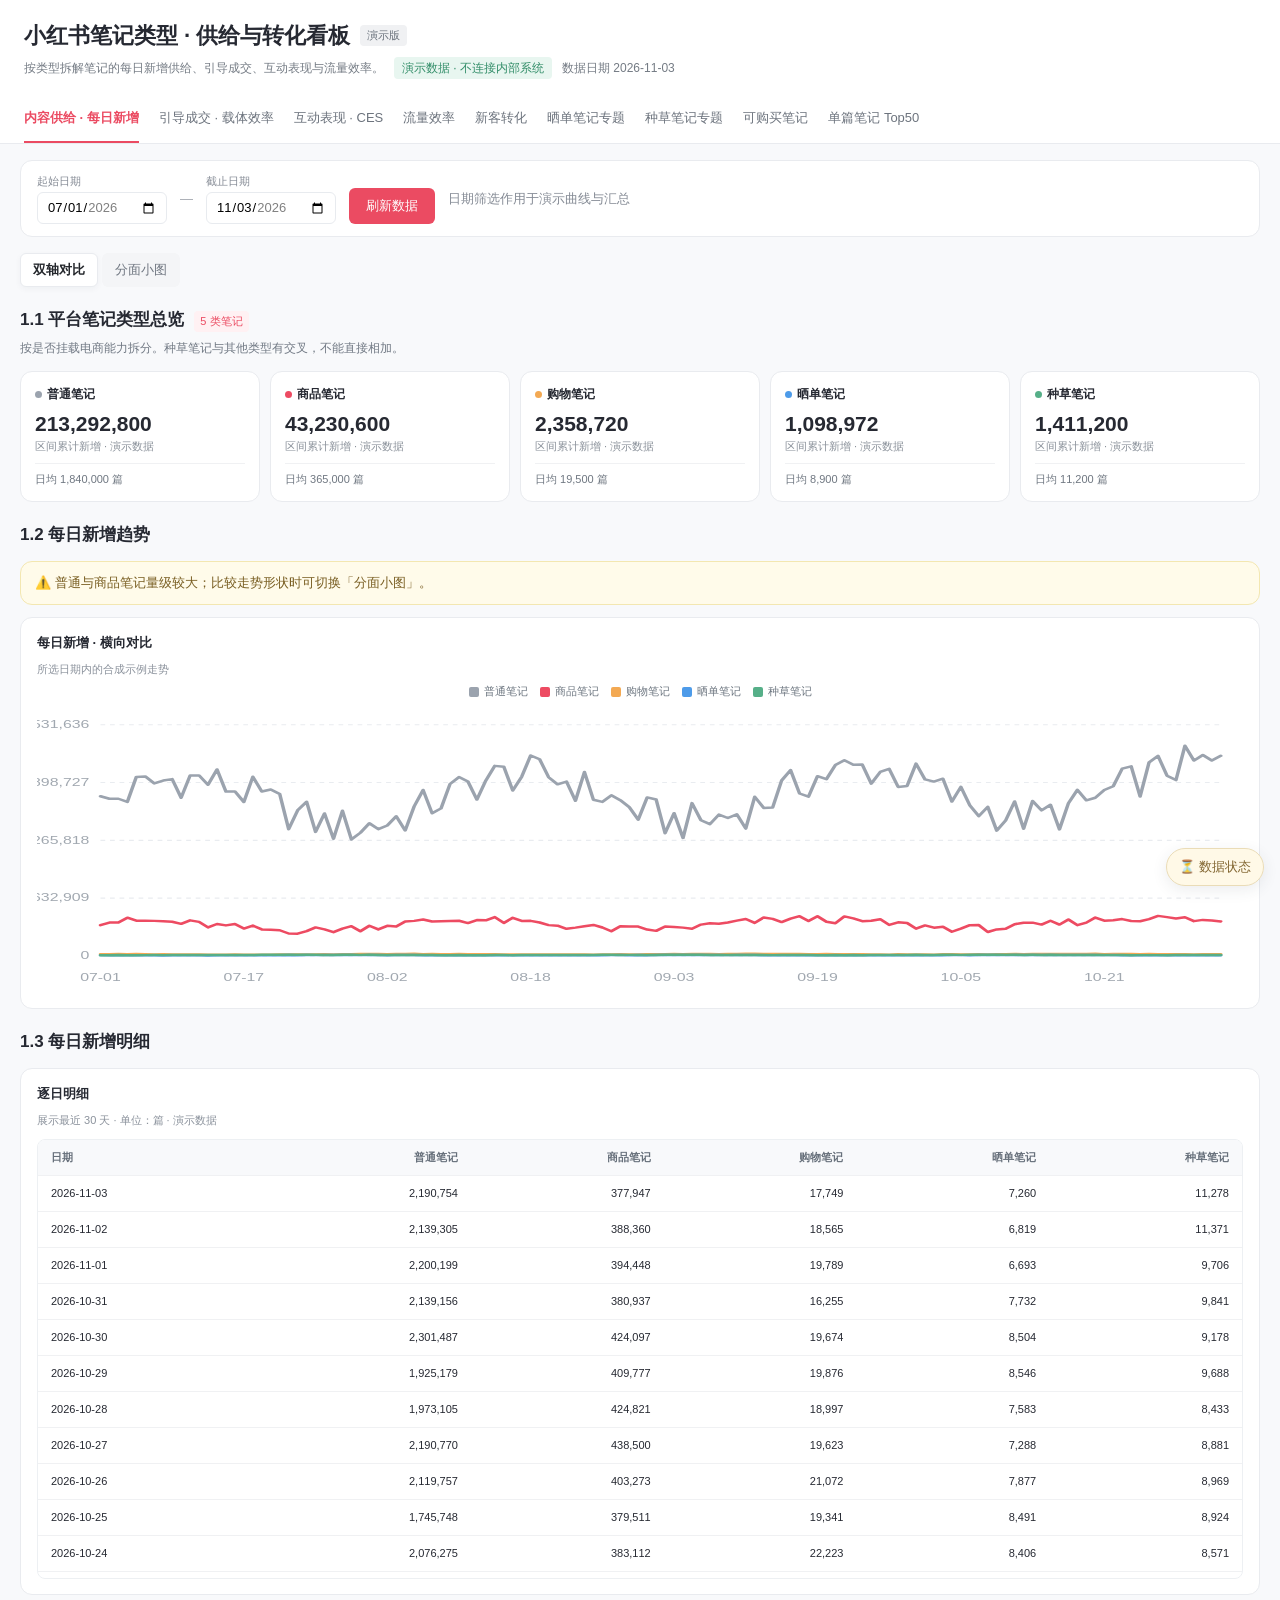
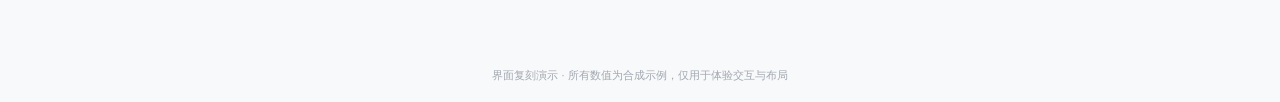
<file: index.html>
<!doctype html>
<html lang="zh-CN">
<head>
  <meta charset="utf-8">
  <meta name="viewport" content="width=device-width,initial-scale=1">
  <meta name="description" content="笔记类型供给与转化看板的交互演示版。所有数字均为演示数据。">
  <title>笔记类型 · 供给与转化看板｜演示版</title>
  <link rel="stylesheet" href="./style.css">
</head>
<body>
  <div class="app-shell">
    <header class="site-head">
      <div class="title-row"><h1>小红书笔记类型 · 供给与转化看板</h1><span class="version">演示版</span></div>
      <div class="subtitle-row"><span>按类型拆解笔记的每日新增供给、引导成交、互动表现与流量效率。</span><span class="status-chip">演示数据 · 不连接内部系统</span><span id="dateStamp">数据日期 2026-11-03</span></div>
    </header>

    <nav class="top-nav" aria-label="看板栏目" id="mainTabs"></nav>
    <main>
      <section class="filter-panel" aria-label="筛选条件">
        <div class="date-control"><label for="startDate">起始日期</label><input id="startDate" type="date" value="2026-07-01" min="2026-04-25" max="2026-11-03"></div>
        <span class="date-dash">—</span>
        <div class="date-control"><label for="endDate">截止日期</label><input id="endDate" type="date" value="2026-11-03" min="2026-04-25" max="2026-11-03"></div>
        <button class="primary" id="refreshBtn">刷新数据</button>
        <span class="muted filter-hint">日期筛选作用于演示曲线与汇总</span>
      </section>
      <section id="content" aria-live="polite"></section>
    </main>
    <footer class="footer">界面复刻演示 · 所有数值为合成示例，仅用于体验交互与布局</footer>
    <button class="float-status" id="statusBtn" title="查看数据状态">⏳ <span>数据状态</span></button>
    <dialog id="statusDialog"><div class="dialog-head"><h2>数据状态</h2><button id="closeDialog" aria-label="关闭">×</button></div><p>这是静态演示版。图表和表格由浏览器内的合成数据生成，不连接原看板或内部数据源。</p><p>日期、栏目、指标和排序可在本地交互。</p></dialog>
  </div>
  <script src="./app.js"></script>
</body>
</html>
</file>
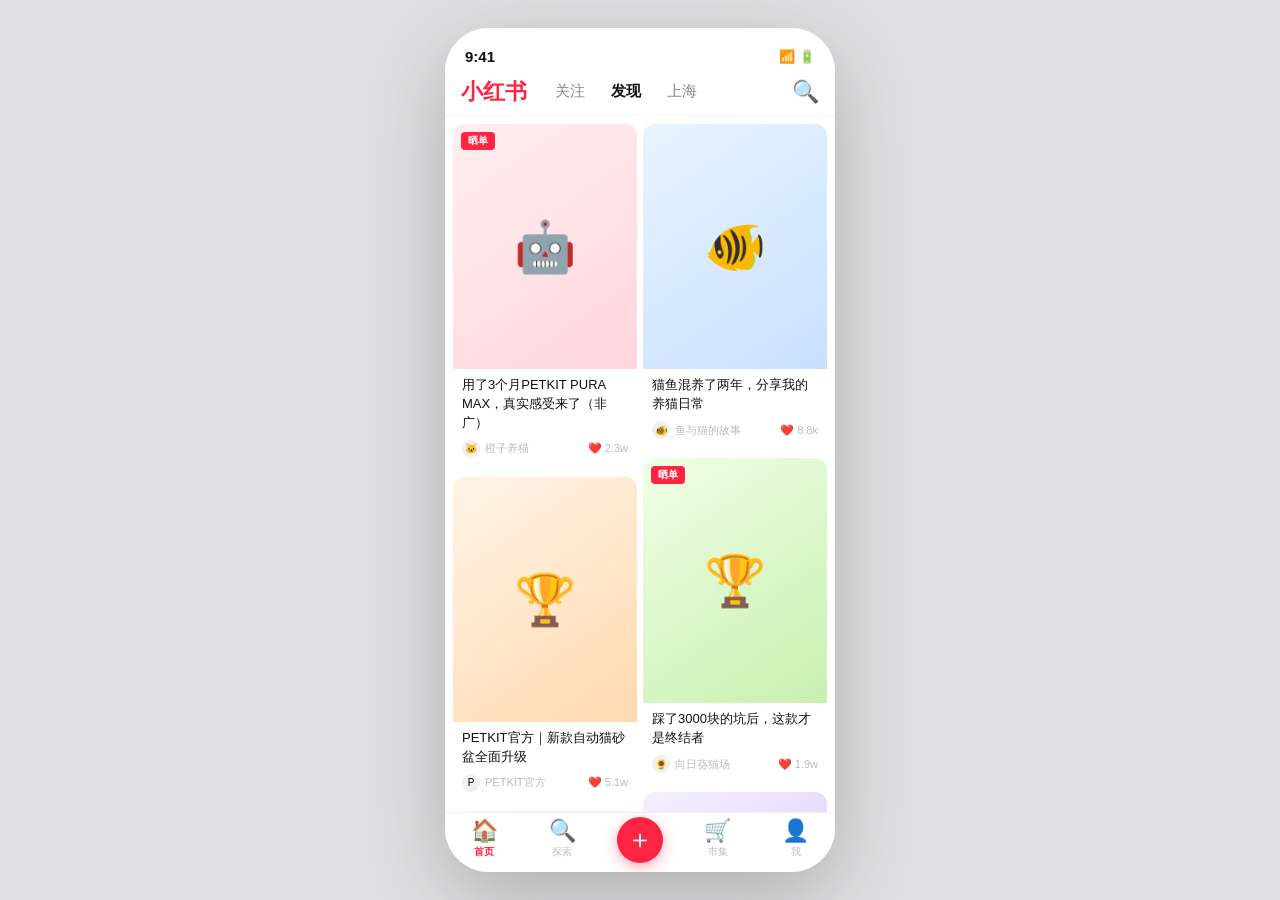
<file: circle-demo/index.html>
<!DOCTYPE html>
<html lang="zh-CN">
<head>
  <meta charset="UTF-8" />
  <meta name="viewport" content="width=device-width, initial-scale=1.0" />
  <title>种草圈子 - 从笔记到购物圈</title>
  <style>
    * { margin: 0; padding: 0; box-sizing: border-box; -webkit-tap-highlight-color: transparent; }
    html, body { width: 100%; height: 100%; overflow: hidden; }
    body {
      font-family: -apple-system, "PingFang SC", "Helvetica Neue", Arial, sans-serif;
      background: #e0e0e2;
      display: flex;
      justify-content: center;
      align-items: center;
    }
    .phone {
      width: 390px;
      height: 844px;
      border-radius: 44px;
      overflow: hidden;
      box-shadow: 0 24px 80px rgba(0,0,0,0.22);
      position: relative;
      flex-shrink: 0;
    }
    .screen {
      display: none;
      flex-direction: column;
      width: 390px;
      height: 844px;
      background: #fff;
      overflow: hidden;
      position: absolute;
      top: 0; left: 0;
    }
    .screen.active { display: flex; }
    .status-bar {
      flex-shrink: 0;
      height: 44px;
      padding: 12px 20px 0;
      display: flex;
      justify-content: space-between;
      align-items: center;
      font-size: 15px;
      font-weight: 700;
      color: #111;
      background: #fff;
    }

    /* ── 圈子页 ── */
    #s-circle { background: #f5f5f7; }
    .circle-hero {
      flex-shrink: 0;
      background: linear-gradient(155deg,#ff2442 0%,#ff6070 60%,#ffb0ba 100%);
      padding: 0 16px 18px;
    }
    .circle-hero-topbar { height: 50px; display: flex; align-items: center; justify-content: space-between; }
    .circle-back { width: 34px; height: 34px; display: flex; align-items: center; justify-content: center; font-size: 22px; color: #fff; cursor: pointer; }
    .circle-cover-row { display: flex; align-items: center; gap: 14px; }
    .circle-logo { width: 64px; height: 64px; border-radius: 18px; background: #fff; display: flex; align-items: center; justify-content: center; font-size: 30px; flex-shrink: 0; box-shadow: 0 4px 14px rgba(0,0,0,.15); }
    .circle-info { flex: 1; }
    .circle-name { font-size: 20px; font-weight: 800; color: #fff; margin-bottom: 5px; }
    .circle-member-row { display: flex; align-items: center; gap: 0; margin-bottom: 5px; }
    .circle-avatars { display: flex; }
    .c-ava { width: 20px; height: 20px; border-radius: 50%; border: 2px solid rgba(255,255,255,.8); margin-right: -5px; display: flex; align-items: center; justify-content: center; font-size: 9px; background: rgba(255,255,255,.5); }
    .circle-member-count { font-size: 12px; color: rgba(255,255,255,.9); margin-left: 14px; }
    .circle-desc { font-size: 12px; color: rgba(255,255,255,.8); }
    .circle-join-btn { flex-shrink: 0; background: #fff; color: #ff2442; border: none; border-radius: 24px; padding: 10px 24px; font-size: 15px; font-weight: 800; cursor: pointer; box-shadow: 0 4px 12px rgba(0,0,0,.12); }
    .circle-join-btn.joined { background: rgba(255,255,255,.25); color: #fff; box-shadow: none; }
    .circle-tabs-bar { flex-shrink: 0; background: #fff; display: flex; overflow-x: auto; scrollbar-width: none; border-bottom: 1px solid #f0f0f0; }
    .circle-tabs-bar::-webkit-scrollbar { display: none; }
    .c-tab { padding: 11px 16px; font-size: 14px; color: #888; white-space: nowrap; cursor: pointer; position: relative; flex-shrink: 0; }
    .c-tab.active { color: #ff2442; font-weight: 700; }
    .c-tab.active::after { content: ''; position: absolute; bottom: 0; left: 50%; transform: translateX(-50%); width: 22px; height: 2.5px; background: #ff2442; border-radius: 2px; }
    .circle-scroll { flex: 1; overflow-y: auto; min-height: 0; }
    .feed-item { background: #fff; padding: 14px 16px 0; margin-bottom: 8px; }
    .feed-hdr { display: flex; align-items: flex-start; gap: 10px; margin-bottom: 10px; }
    .feed-ava { width: 40px; height: 40px; border-radius: 50%; display: flex; align-items: center; justify-content: center; font-size: 18px; flex-shrink: 0; }
    .fa1 { background: linear-gradient(135deg,#e8f4fd,#c8dcf5); }
    .fa2 { background: linear-gradient(135deg,#ffeef0,#ffd6dc); }
    .fa3 { background: linear-gradient(135deg,#e8f5e9,#c8e6c9); }
    .feed-author { font-size: 14px; font-weight: 700; color: #111; margin-bottom: 2px; }
    .feed-time { font-size: 11px; color: #bbb; }
    .feed-ellipsis { margin-left: auto; font-size: 18px; color: #ccc; cursor: pointer; }
    .feed-text { font-size: 14px; color: #333; line-height: 1.7; margin-bottom: 12px; }
    .feed-reply-box { background: #f9f9f9; border-radius: 8px; padding: 8px 10px; margin-bottom: 12px; }
    .feed-reply { font-size: 12px; color: #555; line-height: 1.6; margin-bottom: 4px; }
    .feed-reply:last-child { margin-bottom: 0; }
    .feed-more-reply { font-size: 12px; color: #bbb; margin-top: 4px; cursor: pointer; }
    .feed-actions { display: flex; gap: 20px; border-top: 1px solid #f5f5f5; padding: 10px 0 14px; font-size: 13px; color: #999; }
    .feed-action { display: flex; align-items: center; gap: 5px; cursor: pointer; }
    .feed-action.upvoted { color: #ff2442; }
    .circle-bottom { flex-shrink: 0; background: #fff; border-top: 1px solid #f0f0f0; padding: 10px 16px 28px; display: flex; align-items: center; gap: 10px; }
    .cb-input { flex: 1; background: #f5f5f7; border: none; border-radius: 20px; padding: 9px 16px; font-size: 13px; color: #bbb; outline: none; }
    .cb-post { background: #ff2442; color: #fff; border: none; border-radius: 20px; padding: 9px 20px; font-size: 14px; font-weight: 700; cursor: pointer; white-space: nowrap; }

    .toast { position: fixed; bottom: 110px; left: 50%; transform: translateX(-50%); background: rgba(0,0,0,.72); color: #fff; font-size: 13px; padding: 7px 18px; border-radius: 20px; z-index: 999; display: none; white-space: nowrap; pointer-events: none; }
    /* Home and note detail from the note-entry demo. */

    .home-topbar {
      flex-shrink: 0;
      padding: 4px 16px 8px;
      background: #fff;
      display: flex;
      align-items: center;
      border-bottom: 1px solid #f5f5f5;
    }
    .home-logo { font-size: 22px; font-weight: 900; color: #ff2442; margin-right: 16px; flex-shrink: 0; }
    .home-tabs { display: flex; gap: 2px; flex: 1; overflow-x: auto; scrollbar-width: none; }
    .home-tabs::-webkit-scrollbar { display: none; }
    .home-tab { padding: 6px 12px; font-size: 15px; color: #888; white-space: nowrap; cursor: pointer; border-radius: 20px; flex-shrink: 0; }
    .home-tab.active { color: #111; font-weight: 800; }
    .home-scroll { flex: 1; overflow-y: auto; min-height: 0; }
    .waterfall { columns: 2; column-gap: 6px; padding: 8px 8px 80px; }
    .note-card { background: #fff; border-radius: 12px; overflow: hidden; break-inside: avoid; margin-bottom: 6px; display: inline-block; width: 100%; cursor: pointer; position: relative; }
    .note-thumb { width: 100%; display: flex; align-items: center; justify-content: center; font-size: 50px; position: relative; }
    .note-thumb.r43 { aspect-ratio: 3/4; }
    .note-thumb.r11 { aspect-ratio: 1/1; }
    .note-thumb.r32 { aspect-ratio: 3/2; }
    .bg1 { background: linear-gradient(145deg,#ffeef1,#ffd6dc); }
    .bg2 { background: linear-gradient(145deg,#fff4e6,#ffd9b0); }
    .bg3 { background: linear-gradient(145deg,#e8f4ff,#c8e0ff); }
    .bg4 { background: linear-gradient(145deg,#f0ffe6,#c8f0b0); }
    .bg5 { background: linear-gradient(145deg,#fff0f8,#ffd6ee); }
    .bg6 { background: linear-gradient(145deg,#f5f0ff,#ddd0ff); }
    .badge-ad { position: absolute; top: 6px; right: 6px; background: rgba(0,0,0,.35); color: #fff; font-size: 10px; padding: 2px 6px; border-radius: 4px; font-weight: 600; }
    .badge-promo { position: absolute; top: 6px; right: 6px; background: rgba(0,0,0,.25); color: #fff; font-size: 10px; padding: 2px 6px; border-radius: 4px; font-weight: 600; }
    .badge-shidan { position: absolute; top: 8px; left: 8px; background: #ff2442; color: #fff; font-size: 10px; font-weight: 700; padding: 2px 7px; border-radius: 4px; z-index: 2; }
    .note-info { padding: 7px 9px 9px; }
    .note-title { font-size: 13px; color: #111; line-height: 1.45; margin-bottom: 7px; font-weight: 500; }
    .note-author-row { display: flex; align-items: center; gap: 5px; }
    .note-ava { width: 18px; height: 18px; border-radius: 50%; background: #f0f0f0; display: flex; align-items: center; justify-content: center; font-size: 10px; flex-shrink: 0; }
    .note-author { font-size: 11px; color: #bbb; flex: 1; white-space: nowrap; overflow: hidden; text-overflow: ellipsis; }
    .note-likes { font-size: 11px; color: #bbb; flex-shrink: 0; }
    .home-bottom-bar {
      flex-shrink: 0;
      height: 60px;
      background: #fff;
      border-top: 1px solid #f0f0f0;
      display: flex;
      align-items: center;
      justify-content: space-around;
      padding-bottom: 6px;
    }
    .hbb-item { display: flex; flex-direction: column; align-items: center; gap: 3px; font-size: 10px; color: #bbb; cursor: pointer; padding: 4px 10px; }
    .hbb-item.active { color: #ff2442; font-weight: 700; }
    .hbb-icon { font-size: 22px; line-height: 1; }
    .hbb-post { width: 46px; height: 46px; background: #ff2442; border-radius: 50%; display: flex; align-items: center; justify-content: center; color: #fff; font-size: 26px; font-weight: 300; cursor: pointer; box-shadow: 0 4px 14px rgba(255,36,66,.38); }

    /* ── 笔记详情 ── */
    #s-note { background: #fff; }
    .note-scroll { flex: 1; overflow-y: auto; min-height: 0; }
    .note-imgs {
      width: 100%; aspect-ratio: 3/3.6;
      background: linear-gradient(155deg,#ffeef1 0%,#ffd6dc 55%,#ffbbc8 100%);
      display: flex; flex-direction: column; align-items: center; justify-content: center; gap: 10px;
      position: relative;
    }
    .note-topbar { position: absolute; top: 0; left: 0; right: 0; z-index: 20; padding: 0 14px; }
    .note-sb { height: 44px; padding: 12px 0 0; display: flex; justify-content: space-between; align-items: center; font-size: 15px; font-weight: 700; color: #fff; }
    .note-topbar-inner { display: flex; align-items: center; justify-content: space-between; }
    .back-btn { width: 34px; height: 34px; display: flex; align-items: center; justify-content: center; font-size: 22px; color: #fff; cursor: pointer; filter: drop-shadow(0 1px 3px rgba(0,0,0,.3)); }
    .note-topbar-right { display: flex; gap: 14px; font-size: 20px; color: #fff; filter: drop-shadow(0 1px 3px rgba(0,0,0,.2)); }
    .note-page-dots { position: absolute; bottom: 12px; display: flex; gap: 5px; }
    .dot { width: 6px; height: 6px; border-radius: 50%; background: rgba(255,255,255,.45); }
    .dot.on { width: 16px; border-radius: 3px; background: #fff; }
    .note-content { padding: 16px 16px 0; }
    .note-author-bar { display: flex; align-items: center; gap: 10px; margin-bottom: 14px; }
    .nav-avatar { width: 40px; height: 40px; border-radius: 50%; background: linear-gradient(135deg,#ffd6dc,#ffb3be); display: flex; align-items: center; justify-content: center; font-size: 18px; flex-shrink: 0; }
    .nav-name { font-size: 14px; font-weight: 700; color: #111; }
    .nav-desc { font-size: 11px; color: #bbb; margin-top: 2px; }
    .nav-follow { margin-left: auto; background: transparent; border: 1.5px solid #ff2442; color: #ff2442; border-radius: 16px; padding: 5px 16px; font-size: 13px; font-weight: 700; cursor: pointer; flex-shrink: 0; }
    .note-main-title { font-size: 17px; font-weight: 800; color: #111; line-height: 1.45; margin-bottom: 12px; }
    .note-body { font-size: 14px; color: #333; line-height: 1.85; margin-bottom: 12px; }
    .note-body p { margin-bottom: 10px; }
    .note-body strong { color: #111; }
    .note-buy-widget { background: #f9f9f9; border-radius: 12px; padding: 11px 12px; display: flex; align-items: center; gap: 10px; margin-bottom: 14px; cursor: pointer; border: 1px solid #f0f0f0; }
    .nbw-img { width: 48px; height: 48px; background: #fff; border-radius: 10px; display: flex; align-items: center; justify-content: center; font-size: 24px; flex-shrink: 0; }
    .nbw-info { flex: 1; }
    .nbw-name { font-size: 13px; color: #111; font-weight: 600; margin-bottom: 3px; }
    .nbw-price { font-size: 16px; color: #ff2442; font-weight: 800; }
    .nbw-origin { font-size: 12px; color: #bbb; text-decoration: line-through; margin-left: 6px; }
    .nbw-rating { font-size: 11px; color: #888; margin-top: 2px; }
    .nbw-btn { flex-shrink: 0; background: #ff2442; color: #fff; border: none; border-radius: 20px; padding: 9px 18px; font-size: 13px; font-weight: 700; cursor: pointer; }
    .note-hashtags { display: flex; flex-wrap: wrap; gap: 8px; margin-bottom: 10px; }
    .note-hashtag { font-size: 13px; color: #617fff; cursor: pointer; }
    .note-meta { font-size: 12px; color: #ccc; margin-bottom: 0; }

    /* 圈子入口组件 */
    .note-circle-entry {
      border-top: 1px solid #f5f5f5;
      border-bottom: 1px solid #f5f5f5;
      padding: 13px 16px;
      display: flex;
      align-items: center;
      gap: 12px;
      cursor: pointer;
      background: #fff;
      margin-top: 14px;
    }
    .nce-logo { width: 52px; height: 52px; border-radius: 14px; background: linear-gradient(135deg,#ff2442,#ff7080); display: flex; align-items: center; justify-content: center; font-size: 24px; flex-shrink: 0; }
    .nce-body { flex: 1; min-width: 0; }
    .nce-name-row { display: flex; align-items: center; gap: 6px; margin-bottom: 3px; }
    .nce-name { font-size: 15px; font-weight: 700; color: #111; }
    .nce-badge { font-size: 11px; color: #999; background: #f5f5f5; border-radius: 4px; padding: 1px 6px; flex-shrink: 0; }
    .nce-members { font-size: 12px; color: #999; }
    .nce-btn { flex-shrink: 0; background: #ff2442; color: #fff; border: none; border-radius: 20px; padding: 8px 18px; font-size: 14px; font-weight: 700; cursor: pointer; white-space: nowrap; }

    .note-comments { padding: 14px 16px 100px; }
    .comment-count { font-size: 14px; font-weight: 700; color: #111; margin-bottom: 14px; }
    .comment-item { display: flex; gap: 10px; margin-bottom: 16px; }
    .cmt-avatar { width: 34px; height: 34px; border-radius: 50%; display: flex; align-items: center; justify-content: center; font-size: 16px; flex-shrink: 0; }
    .c1 { background: #e8f4fd; } .c2 { background: #e8f5e9; } .c3 { background: #fff0e6; }
    .cmt-body { flex: 1; }
    .cmt-name { font-size: 13px; font-weight: 700; color: #444; margin-bottom: 3px; }
    .cmt-text { font-size: 13px; color: #333; line-height: 1.6; }
    .cmt-footer { display: flex; align-items: center; gap: 8px; margin-top: 5px; }
    .cmt-time { font-size: 11px; color: #ccc; flex: 1; }
    .cmt-like { font-size: 12px; color: #bbb; cursor: pointer; }
    .cmt-replies { background: #f9f9f9; border-radius: 8px; padding: 8px 10px; margin-top: 8px; }
    .cmt-reply { font-size: 12px; color: #555; line-height: 1.6; margin-bottom: 4px; }
    .cmt-more { font-size: 12px; color: #bbb; margin-top: 4px; cursor: pointer; }
    .note-bottom { flex-shrink: 0; background: #fff; border-top: 1px solid #f0f0f0; padding: 10px 16px 28px; display: flex; align-items: center; gap: 16px; }
    .nbt-input { flex: 1; background: #f5f5f7; border: none; border-radius: 20px; padding: 9px 16px; font-size: 13px; color: #bbb; outline: none; }
    .nbt-action { display: flex; flex-direction: column; align-items: center; gap: 2px; cursor: pointer; flex-shrink: 0; }
    .nbt-icon { font-size: 22px; line-height: 1; }
    .nbt-count { font-size: 10px; color: #bbb; }

    
    /* Keep the phone preview visible in short windows and on narrow screens. */
    .phone { width: min(390px, 100vw); height: min(844px, calc(100dvh - 24px)); }
    .screen { width: 100%; height: 100%; }
    @media (max-width: 430px) {
      .phone { height: 100dvh; border-radius: 0; }
    }
  </style>
</head>
<body>
<div class="phone">

  <!-- ===== SCREEN 1: 搜索结果页（默认） ===== -->
  <div id="s-home" class="screen active">
    <div class="status-bar"><span>9:41</span><div style="display:flex;gap:4px;font-size:13px;">📶 🔋</div></div>
    <div class="home-topbar">
      <div class="home-logo">小红书</div>
      <div class="home-tabs">
        <div class="home-tab">关注</div>
        <div class="home-tab active">发现</div>
        <div class="home-tab">上海</div>
      </div>
      <span style="font-size:22px;color:#333;cursor:pointer;margin-left:8px;" onclick="showSearch()">🔍</span>
    </div>
    <div class="home-scroll">
      <div class="waterfall">
        <div class="note-card" onclick="showNote()">
          <div class="badge-shidan">晒单</div>
          <div class="note-thumb r43 bg1">🤖</div>
          <div class="note-info">
            <div class="note-title">用了3个月PETKIT PURA MAX，真实感受来了（非广）</div>
            <div class="note-author-row">
              <div class="note-ava">🐱</div>
              <div class="note-author">橙子养猫</div>
              <div class="note-likes">❤️ 2.3w</div>
            </div>
          </div>
        </div>
        <div class="note-card">
          <div class="badge-ad">广告</div>
          <div class="note-thumb r43 bg2">🏆</div>
          <div class="note-info">
            <div class="note-title">PETKIT官方｜新款自动猫砂盆全面升级</div>
            <div class="note-author-row">
              <div class="note-ava">P</div>
              <div class="note-author">PETKIT官方</div>
              <div class="note-likes">❤️ 5.1w</div>
            </div>
          </div>
        </div>
        <div class="note-card" onclick="showNote()">
          <div class="badge-shidan">晒单</div>
          <div class="note-thumb r11 bg5">☕</div>
          <div class="note-info">
            <div class="note-title">从猫矩阵换到小佩CATLINK半年体验</div>
            <div class="note-author-row">
              <div class="note-ava">☕</div>
              <div class="note-author">奶茶猫奴</div>
              <div class="note-likes">❤️ 4.1w</div>
            </div>
          </div>
        </div>
        <div class="note-card">
          <div class="note-thumb r43 bg3">🐠</div>
          <div class="note-info">
            <div class="note-title">猫鱼混养了两年，分享我的养猫日常</div>
            <div class="note-author-row">
              <div class="note-ava">🐠</div>
              <div class="note-author">鱼与猫的故事</div>
              <div class="note-likes">❤️ 8.8k</div>
            </div>
          </div>
        </div>
        <div class="note-card" onclick="showNote()">
          <div class="badge-shidan">晒单</div>
          <div class="note-thumb r43 bg4">🏆</div>
          <div class="note-info">
            <div class="note-title">踩了3000块的坑后，这款才是终结者</div>
            <div class="note-author-row">
              <div class="note-ava">🌻</div>
              <div class="note-author">向日葵猫场</div>
              <div class="note-likes">❤️ 1.9w</div>
            </div>
          </div>
        </div>
        <div class="note-card">
          <div class="badge-promo">推广</div>
          <div class="note-thumb r32 bg6">🐈</div>
          <div class="note-info">
            <div class="note-title">养猫新手必看！猫砂盆选购避雷指南</div>
            <div class="note-author-row">
              <div class="note-ava">🐈</div>
              <div class="note-author">喵星人养成记</div>
              <div class="note-likes">❤️ 2.2w</div>
            </div>
          </div>
        </div>
      </div>
    </div>
    <div class="home-bottom-bar">
      <div class="hbb-item active"><div class="hbb-icon">🏠</div>首页</div>
      <div class="hbb-item" onclick="showSearch()"><div class="hbb-icon">🔍</div>探索</div>
      <div class="hbb-post">＋</div>
      <div class="hbb-item"><div class="hbb-icon">🛒</div>市集</div>
      <div class="hbb-item"><div class="hbb-icon">👤</div>我</div>
    </div>
  </div><!-- #s-home -->

  <!-- ===== SCREEN 2: 笔记详情页 ===== -->
  <div id="s-note" class="screen">
    <div class="note-scroll">
      <div class="note-imgs">
        <div class="note-topbar">
          <div class="note-sb">
            <span>9:41</span>
            <div style="display:flex;gap:4px;font-size:13px;">📶 🔋</div>
          </div>
          <div class="note-topbar-inner">
            <div class="back-btn" onclick="goBack('s-home')">‹</div>
            <div class="note-topbar-right">
              <span>☆</span><span>↗</span><span>⋯</span>
            </div>
          </div>
        </div>
        <div style="font-size:64px;">🤖🐾</div>
        <div style="font-size:14px;color:#ff2442;font-weight:800;">PETKIT PURA MAX 深度使用报告</div>
        <div style="font-size:12px;color:#ff9090;">用了 3 个月，说说真实感受</div>
        <div class="note-page-dots">
          <div class="dot on"></div><div class="dot"></div><div class="dot"></div>
        </div>
      </div>
      <div class="note-content">
        <div class="note-author-bar">
          <div class="nav-avatar">🐱</div>
          <div>
            <div class="nav-name">橙子养猫日记</div>
            <div class="nav-desc">养猫 3 年 · 2 只猫主子 · 上海</div>
          </div>
          <button class="nav-follow">+ 关注</button>
        </div>
        <div class="note-main-title">用了三个月的 PETKIT PURA MAX，来说说真实感受（非广）</div>
        <div class="note-body">
          <p>种草了很久，趁双十一入手 PETKIT PURA MAX，¥1,999。用了三个月来复盘。</p>
          <p><strong>【清洁效果】✅</strong> 自动清洁很稳定，猫咪离开 3 分钟后清洁，基本保持干净。</p>
          <p><strong>【最惊喜】✅</strong> 健康追踪！App 记录每天上厕所次数，发现大橘连续两天次数减少，带去看医生发现是泌尿问题——<strong>早发现早治疗，可能救了猫的命</strong>。</p>
          <p><strong>【缺点】❌</strong> 半夜自动清洁有声音，建议在 App 设置免打扰时间段。</p>
          <p>总结：预算够的话强烈推荐，健康监测超值。</p>
        </div>
        <div class="note-buy-widget" onclick="toast('跳转商品详情页 🛒')">
          <div class="nbw-img">🤖</div>
          <div class="nbw-info">
            <div class="nbw-name">PETKIT PURA MAX 全自动猫砂盆</div>
            <div style="display:flex;align-items:baseline;">
              <span class="nbw-price">¥1,999</span>
              <span class="nbw-origin">¥2,399</span>
            </div>
            <div class="nbw-rating">⭐ 4.8 · 3,214 人购买</div>
          </div>
          <button class="nbw-btn">去购买</button>
        </div>
        <div class="note-hashtags">
          <span class="note-hashtag">#自动猫砂盆</span>
          <span class="note-hashtag">#PETKIT</span>
          <span class="note-hashtag">#养猫必备</span>
          <span class="note-hashtag">#猫咪健康</span>
        </div>
        <div class="note-meta">编辑于 3 天前 · 上海</div>
      </div>
      <!-- 圈子入口 -->
      <div class="note-circle-entry" onclick="showCircle()">
        <div class="nce-logo">🐾</div>
        <div class="nce-body">
          <div class="nce-name-row">
            <span class="nce-name">自动猫砂盆购物圈</span>
            <span class="nce-badge">小红书圈子</span>
          </div>
          <div class="nce-members">和 <strong>12,847</strong> 位圈友一起种草 · 比较 · 拔草</div>
        </div>
        <button class="nce-btn" onclick="event.stopPropagation();showCircle()">进圈聊聊</button>
      </div>
      <div class="note-comments">
        <div class="comment-count">评论 98</div>
        <div class="comment-item">
          <div class="cmt-avatar c1">😺</div>
          <div class="cmt-body">
            <div class="cmt-name">苦逼三猫奴</div>
            <div class="cmt-text">我也有同款！声音问题把静音时间设成 23:00-7:00 就解决了</div>
            <div class="cmt-footer">
              <span class="cmt-time">2 小时前 · 河南</span>
              <span class="cmt-like">❤️ 234</span>
            </div>
            <div class="cmt-replies">
              <div class="cmt-reply"><strong>橙子养猫日记：</strong>真的有用！！刚设置好了，感谢🙏</div>
              <div class="cmt-more">共 5 条评论 ›</div>
            </div>
          </div>
        </div>
        <div class="comment-item">
          <div class="cmt-avatar c2">🐾</div>
          <div class="cmt-body">
            <div class="cmt-name">囧囧养猫记</div>
            <div class="cmt-text">健康追踪真的是神功能，我也靠它发现猫咪便秘，感谢博主分享！</div>
            <div class="cmt-footer">
              <span class="cmt-time">5 小时前 · 广东</span>
              <span class="cmt-like">❤️ 89</span>
            </div>
          </div>
        </div>
      </div>
    </div>
    <div class="note-bottom">
      <input class="nbt-input" placeholder="说点什么…" readonly />
      <div class="nbt-action"><div class="nbt-icon" style="color:#ff2442">❤️</div><div class="nbt-count" style="color:#ff2442">2,341</div></div>
      <div class="nbt-action"><div class="nbt-icon">☆</div><div class="nbt-count">876</div></div>
      <div class="nbt-action"><div class="nbt-icon">💬</div><div class="nbt-count">98</div></div>
    </div>
  </div><!-- #s-note -->
  <div id="s-search" class="screen">
    <div class="status-bar"><span>9:41</span><div style="display:flex;gap:4px;font-size:13px;">📶 🔋</div></div>
    <!-- 搜索框 -->
    <div style="padding:6px 14px 0;background:#fff;border-bottom:1px solid #f0f0f0;flex-shrink:0;">
      <div style="display:flex;align-items:center;gap:8px;padding-bottom:10px;">
        <button aria-label="返回首页" onclick="goBack('s-home')" style="border:0;background:none;font-size:28px;line-height:1;color:#333;cursor:pointer;">‹</button>
        <div style="flex:1;background:#f4f4f6;border-radius:20px;padding:9px 14px;display:flex;align-items:center;gap:8px;font-size:15px;">
          <span style="color:#ccc;">🔍</span>
          <span style="color:#111;font-weight:600;">自动猫砂盆</span>
          <span style="color:#ccc;margin-left:auto;">✕</span>
        </div>
        <span style="font-size:14px;color:#ff2442;font-weight:700;white-space:nowrap;">搜索</span>
      </div>
      <!-- 类型 Tab -->
      <div style="display:flex;overflow-x:auto;scrollbar-width:none;">
        <div style="padding:5px 14px;font-size:13px;color:#888;white-space:nowrap;cursor:pointer;">综合</div>
        <div style="padding:5px 14px;font-size:13px;color:#ff2442;font-weight:700;white-space:nowrap;border-bottom:2px solid #ff2442;">笔记</div>
        <div style="padding:5px 14px;font-size:13px;color:#888;white-space:nowrap;cursor:pointer;">视频</div>
        <div style="padding:5px 14px;font-size:13px;color:#888;white-space:nowrap;cursor:pointer;">购买</div>
        <div style="padding:5px 14px;font-size:13px;color:#888;white-space:nowrap;cursor:pointer;">🤖 问一问</div>
      </div>
    </div>
    <!-- 滚动区 -->
    <div style="flex:1;overflow-y:auto;min-height:0;">
      <!-- 圈子入口 Banner -->
      <div onclick="showCircle()" style="margin:12px 14px;background:linear-gradient(135deg,#fff1f3,#ffe8ec);border:1.5px solid #ffccd5;border-radius:14px;padding:13px 14px;display:flex;align-items:center;gap:12px;cursor:pointer;">
        <div style="width:46px;height:46px;background:linear-gradient(135deg,#ff2442,#ff7080);border-radius:13px;display:flex;align-items:center;justify-content:center;font-size:22px;flex-shrink:0;">🐾</div>
        <div style="flex:1;">
          <div style="font-size:14px;font-weight:800;color:#111;display:flex;align-items:center;gap:6px;margin-bottom:3px;">
            自动猫砂盆购物圈
            <span style="background:#ff2442;color:#fff;font-size:10px;padding:1px 5px;border-radius:4px;font-weight:700;">AI</span>
          </div>
          <div style="font-size:12px;color:#888;margin-bottom:5px;">真实晒单 · AI横评 · <span style="color:#ff2442;font-weight:600;">已过滤广告内容</span></div>
          <div style="display:flex;gap:10px;">
            <span style="font-size:11px;color:#999;"><strong style="color:#444;">3,847</strong> 真实评价</span>
            <span style="font-size:11px;color:#999;"><strong style="color:#444;">12</strong> 款横评</span>
            <span style="font-size:11px;color:#999;"><strong style="color:#444;">今日</strong>更新</span>
          </div>
        </div>
        <button onclick="event.stopPropagation();showCircle()" style="background:#ff2442;color:#fff;border:none;border-radius:18px;padding:8px 16px;font-size:13px;font-weight:700;cursor:pointer;white-space:nowrap;flex-shrink:0;">进圈子</button>
      </div>
      <!-- 广告提示条 -->
      <div style="margin:0 14px 10px;background:#fffbf0;border:1px solid #ffe58f;border-radius:8px;padding:7px 12px;font-size:12px;color:#8a6d00;display:flex;align-items:center;justify-content:space-between;">
        <span>⚠️ 以下结果含品牌推广内容，想看纯真实评价？</span>
        <span onclick="showCircle()" style="color:#ff2442;font-weight:700;cursor:pointer;white-space:nowrap;margin-left:8px;">进购物圈 →</span>
      </div>
      <!-- 双列瀑布流笔记 -->
      <div style="columns:2;column-gap:6px;padding:8px 8px 24px;">

        <!-- 卡片1：广告 -->
        <div style="background:#fff;border-radius:12px;overflow:hidden;break-inside:avoid;margin-bottom:6px;display:inline-block;width:100%;cursor:pointer;">
          <div style="width:100%;aspect-ratio:3/4;background:linear-gradient(145deg,#fff4e6,#ffd9b0);display:flex;align-items:center;justify-content:center;font-size:44px;position:relative;">
            🤖
            <span style="position:absolute;top:6px;right:6px;background:rgba(0,0,0,0.35);color:#fff;font-size:10px;padding:2px 6px;border-radius:4px;font-weight:600;">广告</span>
          </div>
          <div style="padding:7px 9px 9px;">
            <div style="font-size:13px;color:#111;line-height:1.45;margin-bottom:7px;font-weight:500;">PETKIT 全自动猫砂盆！太香了让我来详细开箱</div>
            <div style="display:flex;align-items:center;gap:5px;">
              <div style="width:18px;height:18px;border-radius:50%;background:#f0f0f0;display:flex;align-items:center;justify-content:center;font-size:10px;flex-shrink:0;">P</div>
              <span style="font-size:11px;color:#bbb;flex:1;overflow:hidden;text-overflow:ellipsis;white-space:nowrap;">PETKIT官方</span>
              <span style="font-size:11px;color:#bbb;">❤️ 2.3w</span>
            </div>
          </div>
        </div>

        <!-- 卡片2：晒单 -->
        <div style="background:#fff;border-radius:12px;overflow:hidden;break-inside:avoid;margin-bottom:6px;display:inline-block;width:100%;cursor:pointer;position:relative;" onclick="showCircle()">
          <div style="position:absolute;top:8px;left:8px;background:#ff2442;color:#fff;font-size:10px;font-weight:700;padding:2px 7px;border-radius:4px;z-index:2;">晒单</div>
          <div style="width:100%;aspect-ratio:1/1;background:linear-gradient(145deg,#ffeef1,#ffd6dc);display:flex;align-items:center;justify-content:center;font-size:44px;">🐾</div>
          <div style="padding:7px 9px 9px;">
            <div style="font-size:13px;color:#111;line-height:1.45;margin-bottom:7px;font-weight:500;">用了三个月的 PETKIT PURA MAX，真实感受（非广）</div>
            <div style="display:flex;align-items:center;gap:5px;">
              <div style="width:18px;height:18px;border-radius:50%;background:#f0f0f0;display:flex;align-items:center;justify-content:center;font-size:10px;flex-shrink:0;">🐱</div>
              <span style="font-size:11px;color:#bbb;flex:1;overflow:hidden;text-overflow:ellipsis;white-space:nowrap;">橙子养猫日记</span>
              <span style="font-size:11px;color:#bbb;">❤️ 4.5w</span>
            </div>
          </div>
        </div>

        <!-- 卡片3：推广 -->
        <div style="background:#fff;border-radius:12px;overflow:hidden;break-inside:avoid;margin-bottom:6px;display:inline-block;width:100%;cursor:pointer;">
          <div style="width:100%;aspect-ratio:3/4;background:linear-gradient(145deg,#e8f4ff,#c8e0ff);display:flex;align-items:center;justify-content:center;font-size:44px;position:relative;">
            🐱
            <span style="position:absolute;top:6px;right:6px;background:rgba(0,0,0,0.25);color:#fff;font-size:10px;padding:2px 6px;border-radius:4px;font-weight:600;">推广</span>
          </div>
          <div style="padding:7px 9px 9px;">
            <div style="font-size:13px;color:#111;line-height:1.45;margin-bottom:7px;font-weight:500;">养了3只猫，用过8款猫砂盆，这个是我的最终答案！</div>
            <div style="display:flex;align-items:center;gap:5px;">
              <div style="width:18px;height:18px;border-radius:50%;background:#f0f0f0;display:flex;align-items:center;justify-content:center;font-size:10px;flex-shrink:0;">🐱</div>
              <span style="font-size:11px;color:#bbb;flex:1;overflow:hidden;text-overflow:ellipsis;white-space:nowrap;">猫爸日常</span>
              <span style="font-size:11px;color:#bbb;">❤️ 8.1w</span>
            </div>
          </div>
        </div>

        <!-- 卡片4：晒单 -->
        <div style="background:#fff;border-radius:12px;overflow:hidden;break-inside:avoid;margin-bottom:6px;display:inline-block;width:100%;cursor:pointer;position:relative;" onclick="showCircle()">
          <div style="position:absolute;top:8px;left:8px;background:#ff2442;color:#fff;font-size:10px;font-weight:700;padding:2px 7px;border-radius:4px;z-index:2;">晒单</div>
          <div style="width:100%;aspect-ratio:3/4;background:linear-gradient(145deg,#f0ffe6,#c8f0b0);display:flex;align-items:center;justify-content:center;font-size:44px;">🏆</div>
          <div style="padding:7px 9px 9px;">
            <div style="font-size:13px;color:#111;line-height:1.45;margin-bottom:7px;font-weight:500;">踩了3000块的坑后，这款猫砂盆才是终结者</div>
            <div style="display:flex;align-items:center;gap:5px;">
              <div style="width:18px;height:18px;border-radius:50%;background:#f0f0f0;display:flex;align-items:center;justify-content:center;font-size:10px;flex-shrink:0;">🌻</div>
              <span style="font-size:11px;color:#bbb;flex:1;overflow:hidden;text-overflow:ellipsis;white-space:nowrap;">向日葵猫场</span>
              <span style="font-size:11px;color:#bbb;">❤️ 1.9w</span>
            </div>
          </div>
        </div>

        <!-- 卡片5：普通 -->
        <div style="background:#fff;border-radius:12px;overflow:hidden;break-inside:avoid;margin-bottom:6px;display:inline-block;width:100%;cursor:pointer;">
          <div style="width:100%;aspect-ratio:1/1;background:linear-gradient(145deg,#f5f0ff,#ddd0ff);display:flex;align-items:center;justify-content:center;font-size:44px;position:relative;">
            🐈
            <span style="position:absolute;top:6px;right:6px;background:rgba(0,0,0,0.25);color:#fff;font-size:10px;padding:2px 6px;border-radius:4px;font-weight:600;">推广</span>
          </div>
          <div style="padding:7px 9px 9px;">
            <div style="font-size:13px;color:#111;line-height:1.45;margin-bottom:7px;font-weight:500;">养猫新手必看！猫砂盆选购避雷指南</div>
            <div style="display:flex;align-items:center;gap:5px;">
              <div style="width:18px;height:18px;border-radius:50%;background:#f0f0f0;display:flex;align-items:center;justify-content:center;font-size:10px;flex-shrink:0;">🐈</div>
              <span style="font-size:11px;color:#bbb;flex:1;overflow:hidden;text-overflow:ellipsis;white-space:nowrap;">喵星人养成记</span>
              <span style="font-size:11px;color:#bbb;">❤️ 2.2w</span>
            </div>
          </div>
        </div>

        <!-- 卡片6：晒单 -->
        <div style="background:#fff;border-radius:12px;overflow:hidden;break-inside:avoid;margin-bottom:6px;display:inline-block;width:100%;cursor:pointer;position:relative;" onclick="showCircle()">
          <div style="position:absolute;top:8px;left:8px;background:#ff2442;color:#fff;font-size:10px;font-weight:700;padding:2px 7px;border-radius:4px;z-index:2;">晒单</div>
          <div style="width:100%;aspect-ratio:3/4;background:linear-gradient(145deg,#fff0f8,#ffd6ee);display:flex;align-items:center;justify-content:center;font-size:44px;">☕</div>
          <div style="padding:7px 9px 9px;">
            <div style="font-size:13px;color:#111;line-height:1.45;margin-bottom:7px;font-weight:500;">从猫矩阵换到小佩CATLINK半年体验</div>
            <div style="display:flex;align-items:center;gap:5px;">
              <div style="width:18px;height:18px;border-radius:50%;background:#f0f0f0;display:flex;align-items:center;justify-content:center;font-size:10px;flex-shrink:0;">☕</div>
              <span style="font-size:11px;color:#bbb;flex:1;overflow:hidden;text-overflow:ellipsis;white-space:nowrap;">奶茶猫奴</span>
              <span style="font-size:11px;color:#bbb;">❤️ 4.1w</span>
            </div>
          </div>
        </div>

      </div>
    </div>
  </div><!-- #s-search -->

  <!-- ===== SCREEN 2: 圈子页 ===== -->
  <div id="s-circle" class="screen">
    <div class="circle-hero">
      <div class="circle-hero-topbar">
        <div class="circle-back" onclick="goBackFromCircle()">‹</div>
        <div style="font-size:22px;color:#fff;cursor:pointer;">⋯</div>
      </div>
      <div class="circle-cover-row">
        <div class="circle-logo">🐾</div>
        <div class="circle-info">
          <div class="circle-name">自动猫砂盆购物圈</div>
          <div class="circle-member-row">
            <div class="circle-avatars">
              <div class="c-ava">🐱</div><div class="c-ava">☕</div><div class="c-ava">🐾</div><div class="c-ava">🌻</div>
            </div>
            <span class="circle-member-count">12,847 位成员</span>
          </div>
          <div class="circle-desc">真实晒单 · AI 横评 · 去广告，帮你找到最适合的 ›</div>
        </div>
        <button class="circle-join-btn" id="join-btn" onclick="toggleJoin()">加入</button>
      </div>
    </div>
    <div class="circle-tabs-bar">
      <div class="c-tab active">全部动态</div>
      <div class="c-tab">实时</div>
      <div class="c-tab">AI 总结</div>
      <div class="c-tab">品牌对比</div>
      <div class="c-tab">晒单</div>
      <div class="c-tab">问答</div>
    </div>
    <div class="circle-scroll">
      <!-- 置顶 -->
      <div style="background:#fff;padding:12px 16px;margin-bottom:8px;">
        <div style="font-size:12px;color:#bbb;font-weight:600;margin-bottom:10px;">📌 置顶动态</div>
        <div style="display:flex;gap:8px;overflow-x:auto;scrollbar-width:none;margin-bottom:4px;">
          <div style="flex-shrink:0;width:168px;background:#f9f9f9;border-radius:12px;padding:11px 12px;cursor:pointer;">
            <div style="font-size:12px;color:#333;line-height:1.55;margin-bottom:8px;">🎉 购物圈开圈！汇聚真实猫奴晒单和选购经验，欢迎分享～</div>
            <div style="font-size:11px;color:#bbb;display:flex;align-items:center;gap:5px;"><div style="width:16px;height:16px;border-radius:50%;background:#eee;display:flex;align-items:center;justify-content:center;font-size:8px;">🤖</div>圈子小助手</div>
          </div>
          <div style="flex-shrink:0;width:168px;background:#f9f9f9;border-radius:12px;padding:11px 12px;cursor:pointer;">
            <div style="font-size:12px;color:#333;line-height:1.55;margin-bottom:8px;">🤖【AI 总结】综合 3,847 条晒单：PETKIT MAX 综合第一，小佩性价比最优</div>
            <div style="font-size:11px;color:#bbb;display:flex;align-items:center;gap:5px;"><div style="width:16px;height:16px;border-radius:50%;background:#eee;display:flex;align-items:center;justify-content:center;font-size:8px;">📊</div>圈子小助手</div>
          </div>
        </div>
      </div>
      <!-- 动态1 -->
      <div class="feed-item">
        <div class="feed-hdr">
          <div class="feed-ava fa1">😺</div>
          <div><div class="feed-author">当当！！</div><div class="feed-time">2 小时前 · 河南</div></div>
          <div class="feed-ellipsis">⋯</div>
        </div>
        <div class="feed-text">刚入手了 PETKIT PURA MAX，第一次用真的被惊艳到了！App 会记录猫咪每天上厕所的次数，感觉比猫矩阵强太多了。有小伙伴一起交流～</div>
        <div class="feed-actions">
          <div class="feed-action upvoted">▲ 42</div>
          <div class="feed-action">▽ 2</div>
          <div class="feed-action">💬 5</div>
          <div class="feed-action">↗ 分享</div>
        </div>
      </div>
      <!-- 动态2 -->
      <div class="feed-item">
        <div class="feed-hdr">
          <div class="feed-ava fa2">😅</div>
          <div><div class="feed-author">苦逼三猫奴</div><div class="feed-time">5 小时前 · 北京</div></div>
          <div class="feed-ellipsis">⋯</div>
        </div>
        <div class="feed-text">猫矩阵三只猫真的扛不住，一天倒两次砂差点累死…打算换 PETKIT 了</div>
        <div class="feed-reply-box">
          <div class="feed-reply"><strong>圈子AI：</strong>多猫家庭（3只+）推荐 PETKIT PURA MAX（22L），圈内多猫晒单好评率 89%</div>
          <div class="feed-reply"><strong>橙子养猫日记：</strong>入了！三个月没问题，两猫完全够用</div>
          <div class="feed-more-reply">共 22 条评论 ›</div>
        </div>
        <div class="feed-actions">
          <div class="feed-action">▲ 118</div>
          <div class="feed-action">▽ 0</div>
          <div class="feed-action">💬 22</div>
          <div class="feed-action">↗ 分享</div>
        </div>
      </div>
      <!-- 动态3 -->
      <div class="feed-item">
        <div class="feed-hdr">
          <div class="feed-ava fa3">☕</div>
          <div><div class="feed-author">奶茶猫奴</div><div class="feed-time">昨天 · 上海</div></div>
          <div class="feed-ellipsis">⋯</div>
        </div>
        <div class="feed-text">帮大家避坑：胆小的猫不要买全封闭款！！我家毛毛死活不进去，后来换了小佩开放款才解决 😭</div>
        <div class="feed-actions">
          <div class="feed-action">▲ 2341</div>
          <div class="feed-action">▽ 1</div>
          <div class="feed-action">💬 87</div>
          <div class="feed-action">↗ 分享</div>
        </div>
      </div>
      <div style="height:20px;"></div>
    </div>
    <div class="circle-bottom">
      <input class="cb-input" placeholder="在圈子里说点什么…" readonly onclick="toast('发帖功能即将上线 🐾')" />
      <button class="cb-post" onclick="toast('发帖功能即将上线 🐾')">发布</button>
    </div>
  </div><!-- #s-circle -->

</div><!-- .phone -->
<div class="toast" id="toast"></div>
<script>
  let circleOrigin = 's-search';
  function showNote() {
    switchTo('s-note');
    document.querySelector('#s-note .note-scroll').scrollTop = 0;
  }
  function showSearch() {
    switchTo('s-search');
  }
  function showCircle() {
    circleOrigin = document.querySelector('.screen.active').id;
    switchTo('s-circle');
    document.getElementById('s-circle').querySelector('.circle-scroll').scrollTop = 0;
  }
  function goBackFromCircle() { switchTo(circleOrigin); }
  function goBack(id) { switchTo(id); }
  function switchTo(id) {
    document.querySelectorAll('.screen').forEach(s => s.classList.remove('active'));
    document.getElementById(id).classList.add('active');
  }
  let joined = false;
  function toggleJoin() {
    joined = !joined;
    const btn = document.getElementById('join-btn');
    btn.textContent = joined ? '✓ 已加入' : '加入';
    btn.classList.toggle('joined', joined);
    toast(joined ? '已加入圈子，有新晒单会通知你 🔔' : '已退出圈子');
  }
  document.querySelectorAll('.circle-tabs-bar .c-tab').forEach(t => {
    t.addEventListener('click', () => {
      document.querySelectorAll('.circle-tabs-bar .c-tab').forEach(x => x.classList.remove('active'));
      t.classList.add('active');
    });
  });
  document.querySelectorAll('.home-tabs .home-tab').forEach(tab => {
    tab.addEventListener('click', () => {
      document.querySelectorAll('.home-tabs .home-tab').forEach(item => item.classList.remove('active'));
      tab.classList.add('active');
    });
  });
  function toast(msg) {
    const el = document.getElementById('toast');
    el.textContent = msg;
    el.style.display = 'block';
    clearTimeout(window._tt);
    window._tt = setTimeout(() => { el.style.display = 'none'; }, 2200);
  }
</script>
</body>
</html>
</file>
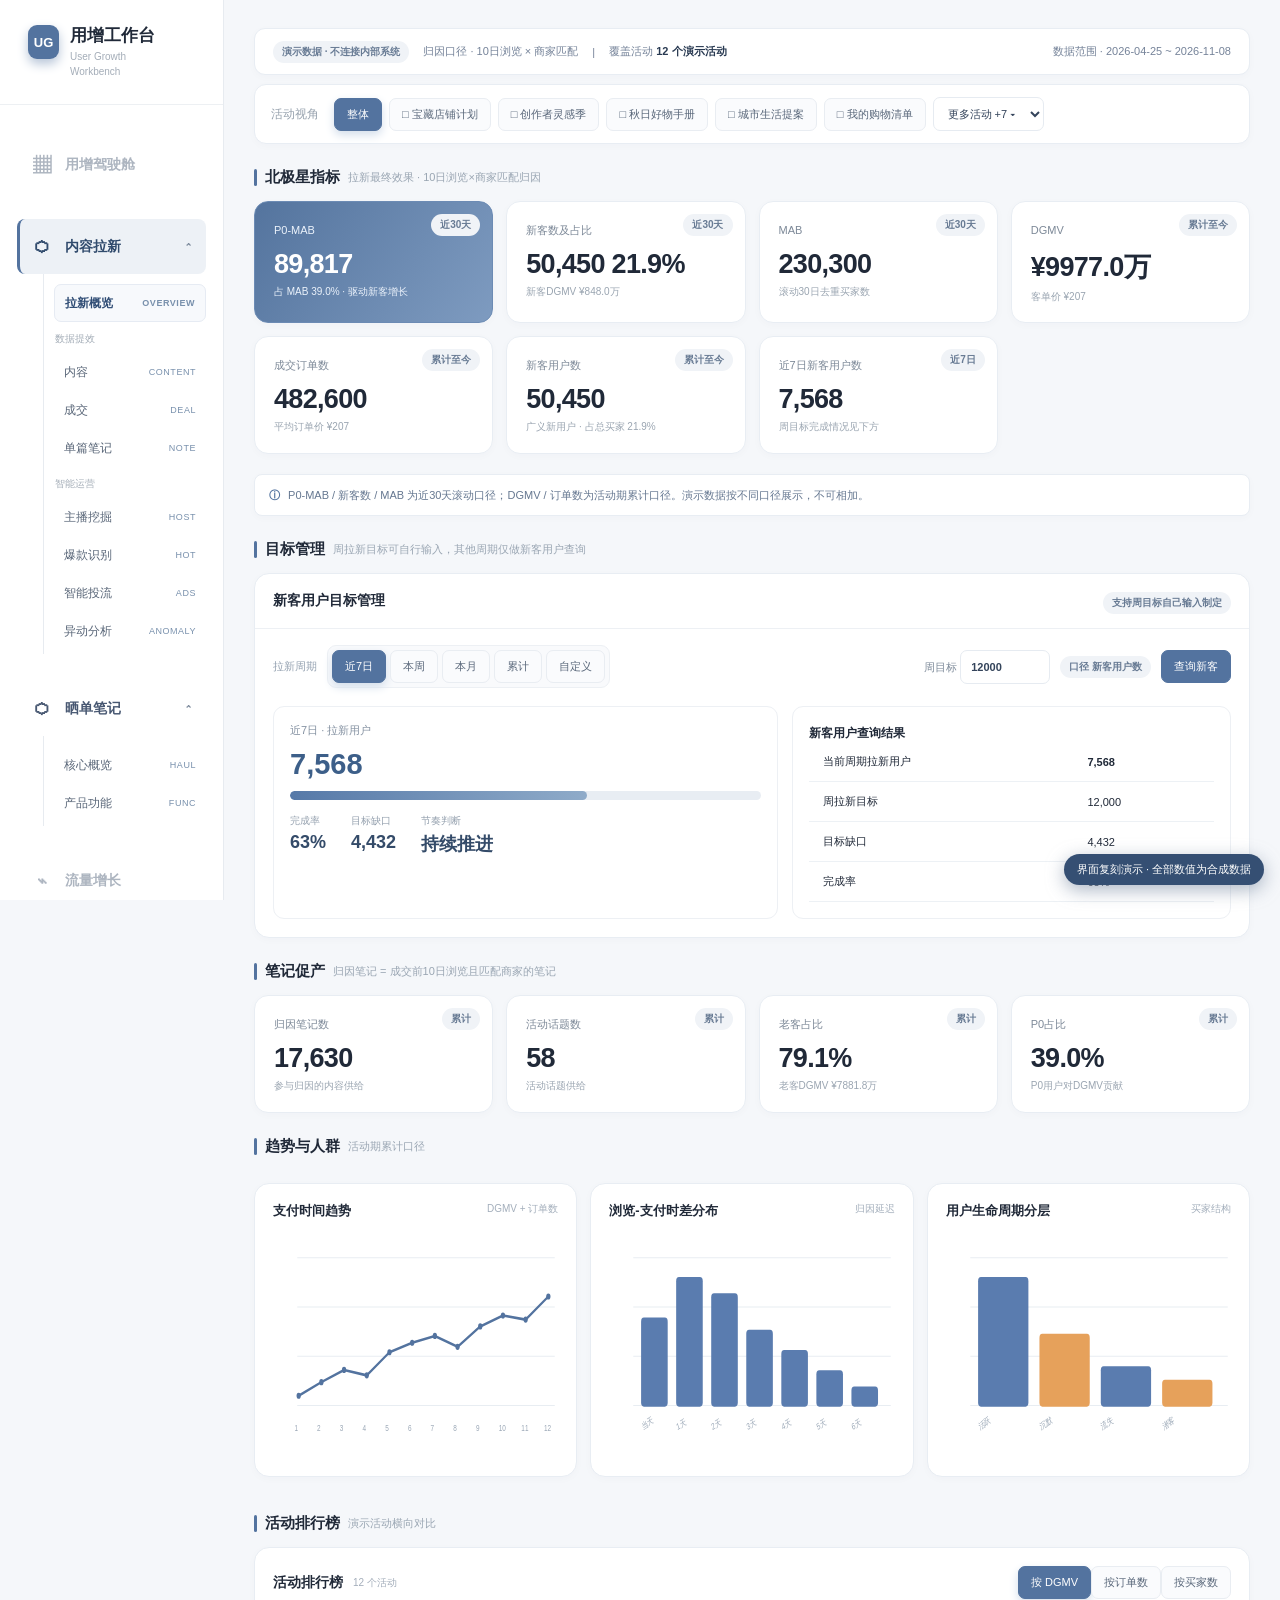
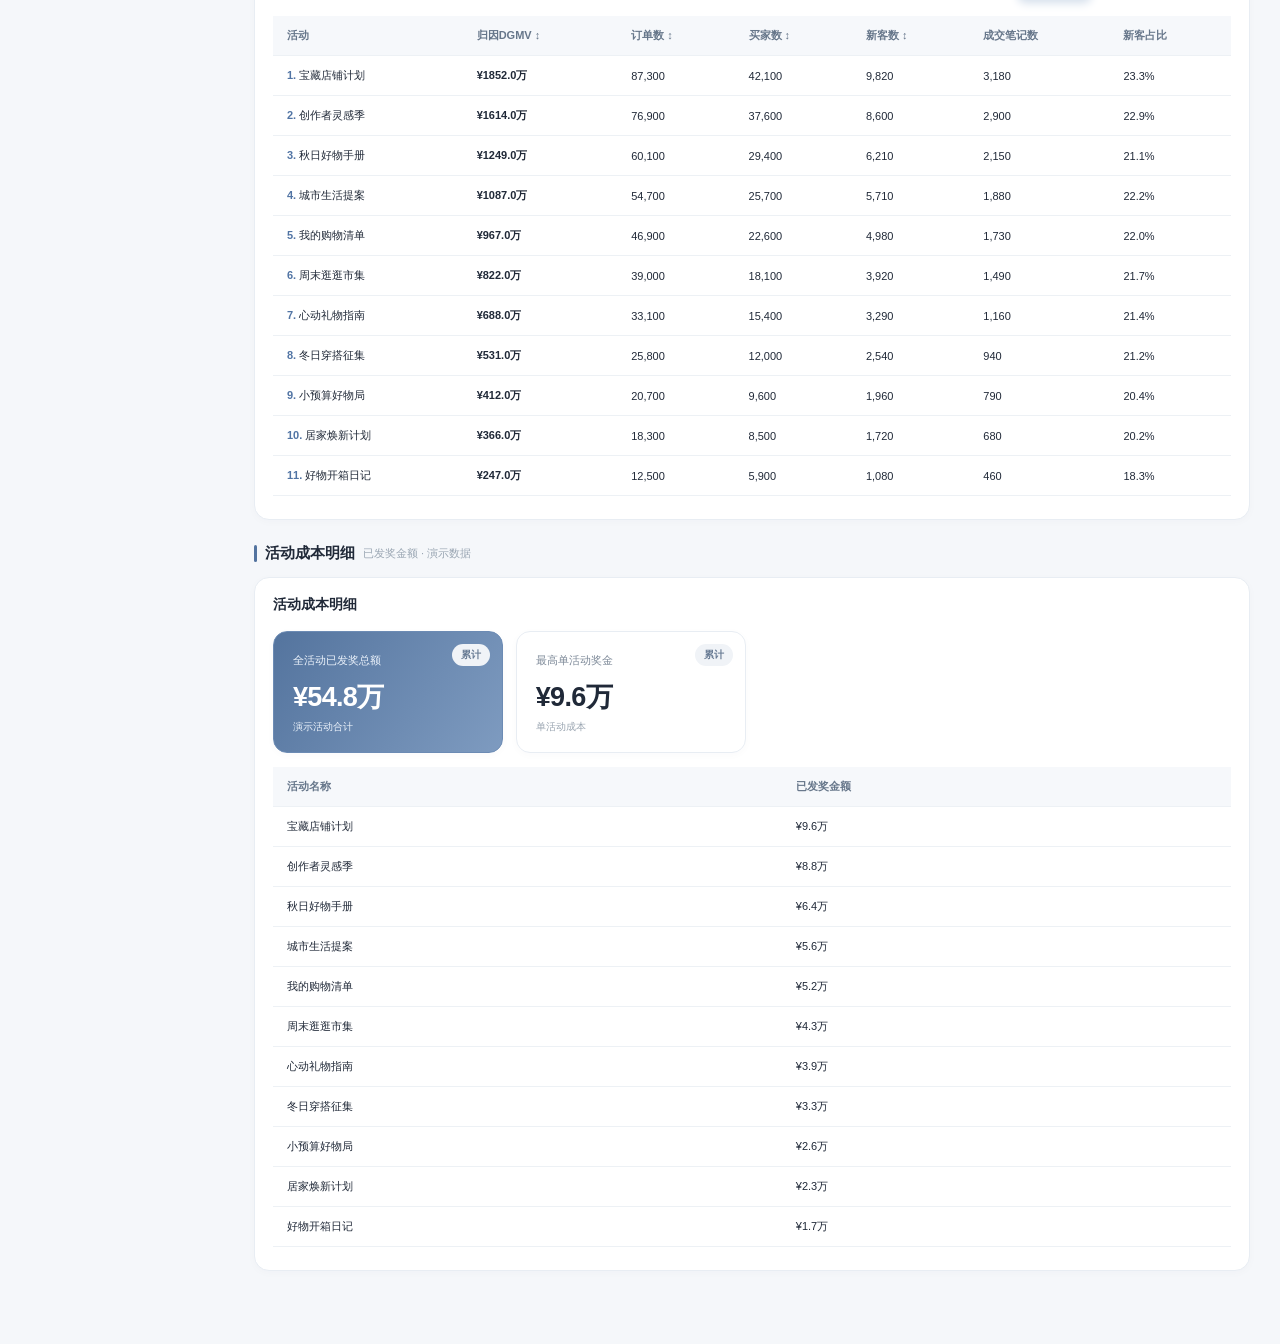
<file: pullnew-demo/index.html>
<!doctype html>
<html lang="zh-CN">
<head>
  <meta charset="utf-8">
  <meta name="viewport" content="width=device-width,initial-scale=1">
  <meta name="description" content="内容拉新工作台界面复刻，全部指标均为合成演示数据。">
  <title>用增工作台 · 内容拉新｜演示版</title>
  <style>
    :root{--blue:#53739f;--blue-dark:#3f628f;--pale:#eef2f8;--ink:#202938;--muted:#8793a2;--line:#e8edf3;--bg:#f5f7fa;--white:#fff;--orange:#eeb06c;--green:#83ae8a}
    *{box-sizing:border-box}html,body{margin:0;min-height:100%;font-family:-apple-system,BlinkMacSystemFont,"PingFang SC","Microsoft YaHei",sans-serif;color:var(--ink);background:var(--bg)}button,input,select{font:inherit}button{cursor:pointer}button:disabled{cursor:not-allowed}.app{display:flex;min-height:100vh}.sidebar{width:224px;flex:none;background:#fff;border-right:1px solid #e7ebf0;position:sticky;top:0;height:100vh;overflow:auto;scrollbar-width:thin}.brand{height:105px;padding:25px 28px 20px;border-bottom:1px solid #edf0f3;display:flex;gap:11px;align-items:flex-start}.brand-mark{width:31px;height:34px;border-radius:9px;background:var(--blue);color:white;font-size:13px;font-weight:800;display:grid;place-items:center;box-shadow:0 5px 11px #b7c5d8}.brand-title{font-weight:750;font-size:17px;line-height:1.3}.brand-en{font-size:10px;color:#a4adb8;line-height:1.45;margin-top:3px}.nav{padding:24px 17px 32px}.nav-group{margin:8px 0 27px}.group-head{height:55px;display:flex;align-items:center;gap:13px;padding:0 15px;border-radius:8px;font-weight:650;font-size:14px;color:#485872}.group-head.active{background:#edf1f6;color:#314b6d;border-left:3px solid var(--blue);padding-left:12px}.group-head.dim{color:#adb5c0}.group-icon{font-size:18px;width:20px;text-align:center}.chev{margin-left:auto;color:#7c8a9c;font-size:12px}.subnav{margin-left:26px;padding:10px 0 4px 10px;border-left:1px solid #e7ebf0}.group-label{font-size:10px;color:#a5aeb8;margin:10px 0 7px 1px}.nav-link{border:0;background:transparent;width:100%;height:38px;text-align:left;padding:0 10px;display:flex;align-items:center;justify-content:space-between;border-radius:7px;color:#596678;font-size:12px}.nav-link:hover{background:#f5f7fa}.nav-link.active{color:#304d75;background:#f7f9fc;border:1px solid #e6ebf3;font-weight:700}.nav-link small{font-size:9px;color:#7890ac;letter-spacing:.06em}.main{min-width:0;flex:1;padding:28px 30px 60px;max-width:1800px;margin:auto}.topline,.filterbar,.panel,.metric,.notice{background:white;border:1px solid var(--line);box-shadow:0 2px 8px rgba(37,56,83,.025)}.topline{border-radius:11px;padding:11px 18px;display:flex;align-items:center;gap:14px;color:#758399;font-size:11px;min-height:47px}.topline .spacer{flex:1}.pill{display:inline-flex;align-items:center;gap:4px;border-radius:14px;padding:4px 9px;background:#f0f3f7;color:#687b94;font-size:10px;font-weight:650;white-space:nowrap}.topline strong{color:#293a52}.filterbar{margin:9px 0 22px;border-radius:12px;padding:12px 16px;display:flex;align-items:center;gap:7px;flex-wrap:wrap}.filterbar .filter-label{font-size:12px;color:#97a2ae;margin-right:8px}.filterbar button,.seg button,.small-btn,.tab-buttons button{border:1px solid #e9edf2;background:#fafbfd;color:#59677a;border-radius:7px;padding:8px 12px;font-size:11px;white-space:nowrap}.filterbar button:hover,.seg button:hover,.small-btn:hover,.tab-buttons button:hover{border-color:#c7d3e1}.filterbar button.active,.seg button.active,.tab-buttons button.active{background:var(--blue);color:#fff;border-color:var(--blue);box-shadow:0 4px 10px #d3deeb}.section-title{font-weight:750;font-size:15px;display:flex;align-items:center;gap:8px;margin:24px 0 14px}.section-title:before{content:"";width:3px;height:17px;border-radius:3px;background:var(--blue)}.section-title span{font-size:11px;font-weight:400;color:#9aa6b3}.section-title em{font-style:normal;color:#d19b56;background:#fff4e7;border-radius:10px;padding:3px 8px;font-size:10px;font-weight:650}.metrics{display:grid;grid-template-columns:repeat(4,minmax(0,1fr));gap:13px}.metrics.cols5{grid-template-columns:repeat(5,minmax(0,1fr))}.metric{border-radius:14px;min-height:118px;padding:18px 19px;position:relative}.metric.highlight{background:linear-gradient(125deg,#54749e,#7e9bc0);color:#fff;border-color:#6c8bb4}.metric .label{font-size:11px;color:#7d8998}.metric.highlight .label,.metric.highlight .sub{color:#ebf2fb}.metric .value{font-size:27px;font-weight:760;letter-spacing:-.025em;margin:11px 0 4px}.metric .sub{font-size:10px;color:#9aa5b1;line-height:1.5}.metric .badge{position:absolute;right:12px;top:12px}.metric .value.blue{color:var(--blue)}.notice{border-radius:8px;padding:11px 14px;color:#667891;font-size:11px;margin:20px 0;line-height:1.65}.notice b{color:var(--blue);margin-right:5px}.notice.warn{background:#fffaf0;border-left:3px solid #efbd76}.panel{border-radius:15px;padding:18px;margin:13px 0}.panel-head{display:flex;align-items:center;gap:10px;margin-bottom:17px}.panel-head h3{font-size:14px;margin:0}.panel-head .sub{color:#a4aebb;font-size:10px}.panel-head .spacer{flex:1}.chart-grid{display:grid;grid-template-columns:repeat(3,minmax(0,1fr));gap:13px}.chart-grid.two{grid-template-columns:repeat(2,minmax(0,1fr))}.chart-panel{min-width:0}.chart-title{font-size:13px;font-weight:700;margin:0 0 12px}.chart-title small{float:right;font-size:10px;font-weight:400;color:#a4afbc}.chart{height:226px;position:relative}.chart svg{width:100%;height:100%;overflow:visible}.chart .gridline{stroke:#e8edf2;stroke-width:1}.chart .axis{font-size:9px;fill:#9aa7b6}.chart .bar{fill:#5a7caf}.chart .bar.alt{fill:#e6a15b}.chart .bar.soft{fill:#a6b9d4}.chart .line{fill:none;stroke:var(--blue);stroke-width:2.5;stroke-linecap:round;stroke-linejoin:round}.chart .line.orange{stroke:#e5a467}.chart .area{fill:#5a7caf;opacity:.08}.mini-legend{display:flex;justify-content:center;gap:14px;color:#7f8fa0;font-size:10px;margin-top:8px}.dot{display:inline-block;width:8px;height:8px;border-radius:2px;background:var(--blue);margin-right:4px}.dot.orange{background:var(--orange)}.goal-panel{padding:0}.goal-title{padding:18px;border-bottom:1px solid #edf0f4;font-size:14px;font-weight:700}.goal-controls{padding:16px 18px;display:flex;align-items:center;gap:10px;flex-wrap:wrap}.seg{display:inline-flex;gap:4px;background:#f9fafc;border:1px solid #edf0f4;border-radius:9px;padding:4px}.goal-controls .spacer{flex:1}.goal-controls label{font-size:11px;color:#7e8b9a}.goal-controls input,.search-input,select{height:34px;border:1px solid #e6ebf1;border-radius:7px;padding:0 10px;background:#fff;color:#34445b;outline:none}.goal-controls input{width:90px;font-weight:700}.primary{background:var(--blue)!important;color:white!important;border-color:var(--blue)!important}.goal-result{padding:2px 18px 18px;display:grid;grid-template-columns:1.15fr 1fr;gap:14px}.goal-box{border:1px solid #edf0f4;border-radius:11px;padding:16px}.goal-number{font-size:29px;color:#3d5f89;font-weight:760;margin:10px 0}.progress{height:9px;background:#e8edf3;border-radius:8px;overflow:hidden}.progress i{display:block;height:100%;background:linear-gradient(90deg,#5679a8,#8fabc9);border-radius:8px}.goal-stats{display:flex;gap:25px;margin-top:14px}.goal-stats div{font-size:10px;color:#94a0ae}.goal-stats b{display:block;font-size:18px;color:#344b69;margin-top:4px}.table-wrap{overflow:auto;max-height:485px}.data-table{border-collapse:collapse;width:100%;font-size:11px;white-space:nowrap}.data-table th{background:#f6f8fb;color:#66768a;font-weight:650;text-align:left;position:sticky;top:0;z-index:1}.data-table th,.data-table td{padding:12px 14px;border-bottom:1px solid #edf1f5}.data-table tr:hover td{background:#fafbfd}.data-table th.sortable{cursor:pointer}.rank{color:#5174a4;font-weight:750}.table-toolbar{display:flex;gap:8px;align-items:center;flex-wrap:wrap;margin:0 0 12px}.table-toolbar .spacer{flex:1}.search-input{width:250px;font-size:11px}.status{font-size:10px;border-radius:4px;padding:4px 7px;background:#eff4f9;color:#55749d}.status.good{background:#edf7ef;color:#64936d}.wordcloud{height:260px;display:flex;align-content:center;justify-content:center;align-items:center;flex-wrap:wrap;gap:8px 14px;overflow:hidden;padding:14px;background:#fbfcfe;border:1px solid #edf0f4;border-radius:9px}.wordcloud span{font-weight:700;line-height:1.2}.feature-grid{display:grid;grid-template-columns:repeat(3,1fr);gap:12px}.feature-card{border:1px solid #e8edf3;border-left:3px solid var(--blue);padding:17px;border-radius:10px}.feature-card b{font-size:26px;display:block;margin:8px 0}.feature-card small{color:#9ba6b2}.empty{height:170px;display:grid;place-items:center;color:#98a5b4;background:#fbfcfe;border:1px dashed #dfe6ef;border-radius:10px;font-size:12px}.demo-flag{position:fixed;right:16px;bottom:15px;padding:8px 13px;border-radius:20px;background:#354f73;color:white;box-shadow:0 5px 18px #8292a9a8;font-size:11px;z-index:10}.mobile-menu{display:none}.toast{position:fixed;bottom:55px;left:50%;transform:translateX(-50%);background:#26384f;color:white;padding:9px 15px;border-radius:8px;display:none;z-index:20;font-size:12px}
    @media(max-width:1120px){.metrics,.metrics.cols5{grid-template-columns:repeat(2,minmax(0,1fr))}.chart-grid{grid-template-columns:1fr 1fr}.sidebar{width:190px}.main{padding:20px}}
    @media(max-width:720px){.mobile-menu{display:block;position:fixed;top:13px;left:13px;z-index:30;border:0;border-radius:8px;background:var(--blue);color:#fff;padding:8px 10px}.sidebar{position:fixed;z-index:25;transform:translateX(-100%);transition:transform .2s;width:225px;box-shadow:10px 0 25px #cad2dc80}.sidebar.open{transform:translateX(0)}.main{padding:55px 12px 60px}.topline{flex-wrap:wrap}.metrics,.metrics.cols5,.chart-grid,.chart-grid.two,.goal-result,.feature-grid{grid-template-columns:1fr}.filterbar{gap:5px}.metric{min-height:100px}.chart{height:200px}.demo-flag{right:8px;bottom:8px}}
  </style>
</head>
<body>
  <button class="mobile-menu" id="menuBtn" aria-label="打开导航">☰</button>
  <div class="app">
    <aside class="sidebar" id="sidebar">
      <div class="brand"><div class="brand-mark">UG</div><div><div class="brand-title">用增工作台</div><div class="brand-en">User Growth<br>Workbench</div></div></div>
      <nav class="nav" aria-label="工作台导航">
        <div class="nav-group"><div class="group-head dim"><span class="group-icon">▦</span>用增驾驶舱</div></div>
        <div class="nav-group"><div class="group-head active"><span class="group-icon">⬡</span>内容拉新<span class="chev">⌃</span></div><div class="subnav">
          <button class="nav-link active" data-page="home">拉新概览 <small>OVERVIEW</small></button>
          <div class="group-label">数据提效</div>
          <button class="nav-link" data-page="content">内容 <small>CONTENT</small></button>
          <button class="nav-link" data-page="deal">成交 <small>DEAL</small></button>
          <button class="nav-link" data-page="note">单篇笔记 <small>NOTE</small></button>
          <div class="group-label">智能运营</div>
          <button class="nav-link" data-page="host">主播挖掘 <small>HOST</small></button>
          <button class="nav-link" data-page="hot">爆款识别 <small>HOT</small></button>
          <button class="nav-link" data-page="ads">智能投流 <small>ADS</small></button>
          <button class="nav-link" data-page="anomaly">异动分析 <small>ANOMALY</small></button>
        </div></div>
        <div class="nav-group"><div class="group-head"><span class="group-icon">⬡</span>晒单笔记<span class="chev">⌃</span></div><div class="subnav">
          <button class="nav-link" data-page="haul">核心概览 <small>HAUL</small></button>
          <button class="nav-link" data-page="func">产品功能 <small>FUNC</small></button>
        </div></div>
        <div class="nav-group"><div class="group-head dim"><span class="group-icon">⌁</span>流量增长</div></div>
        <div class="nav-group"><div class="group-head dim"><span class="group-icon">▣</span>日常专项</div></div>
      </nav>
    </aside>
    <main class="main">
      <div id="topline" class="topline"><span class="pill">演示数据 · 不连接内部系统</span><span>归因口径 · 10日浏览 × 商家匹配</span><span>|</span><span>覆盖活动 <strong>12 个演示活动</strong></span><span class="spacer"></span><span>数据范围 · 2026-04-25 ~ 2026-11-08</span></div>
      <div id="filterbar" class="filterbar"><span class="filter-label">活动视角</span></div>
      <div id="view"></div>
    </main>
  </div>
  <div class="demo-flag">界面复刻演示 · 全部数值为合成数据</div><div class="toast" id="toast"></div>
  <script>
    // All figures below are synthetic examples for the public demo.
    const activities=[
      {name:"宝藏店铺计划",gmv:18520000,orders:87300,buyers:42100,notes:3180,newBuyers:9820,cost:96300},
      {name:"创作者灵感季",gmv:16140000,orders:76900,buyers:37600,notes:2900,newBuyers:8600,cost:88400},
      {name:"秋日好物手册",gmv:12490000,orders:60100,buyers:29400,notes:2150,newBuyers:6210,cost:64200},
      {name:"城市生活提案",gmv:10870000,orders:54700,buyers:25700,notes:1880,newBuyers:5710,cost:56100},
      {name:"我的购物清单",gmv:9670000,orders:46900,buyers:22600,notes:1730,newBuyers:4980,cost:51800},
      {name:"周末逛逛市集",gmv:8220000,orders:39000,buyers:18100,notes:1490,newBuyers:3920,cost:43200},
      {name:"心动礼物指南",gmv:6880000,orders:33100,buyers:15400,notes:1160,newBuyers:3290,cost:38500},
      {name:"冬日穿搭征集",gmv:5310000,orders:25800,buyers:12000,notes:940,newBuyers:2540,cost:32700},
      {name:"小预算好物局",gmv:4120000,orders:20700,buyers:9600,notes:790,newBuyers:1960,cost:26100},
      {name:"居家焕新计划",gmv:3660000,orders:18300,buyers:8500,notes:680,newBuyers:1720,cost:23200},
      {name:"好物开箱日记",gmv:2470000,orders:12500,buyers:5900,notes:460,newBuyers:1080,cost:16800},
      {name:"周边宝藏发现",gmv:1420000,orders:7300,buyers:3400,notes:270,newBuyers:620,cost:10400}
    ];
    const short=n=>n>=1e8?'¥'+(n/1e8).toFixed(2)+'亿':n>=1e4?'¥'+(n/1e4).toFixed(1)+'万':'¥'+Math.round(n).toLocaleString();
    const num=n=>Math.round(n).toLocaleString('zh-CN');
    const state={page:location.hash.slice(1)||'home',activity:-1,period:'近7日',goal:12000,sort:'gmv',desc:true,query:'',chartMode:'归因新客'};
    const el=id=>document.getElementById(id);
    const selected=()=>state.activity<0?activities:activities.filter((_,i)=>i===state.activity);
    const sum=(items,key)=>items.reduce((a,x)=>a+x[key],0);
    function metric(label,value,sub='',highlight=false,badge='累计'){return `<div class="metric ${highlight?'highlight':''}"><span class="label">${label}</span><span class="pill badge">${badge}</span><div class="value">${value}</div><div class="sub">${sub}</div></div>`}
    function heading(title,sub='',tag=''){return `<div class="section-title">${title}<span>${sub}</span>${tag?`<em>${tag}</em>`:''}</div>`}
    function notice(text,warn=false){return `<div class="notice ${warn?'warn':''}"><b>ⓘ</b> ${text}</div>`}
    function panel(title,body,sub='',right=''){return `<section class="panel"><div class="panel-head"><h3>${title}</h3><span class="sub">${sub}</span><span class="spacer"></span>${right}</div>${body}</section>`}
    function bars(values,labels,alt=false){let max=Math.max(...values)*1.15;return `<div class="chart"><svg viewBox="0 0 400 220" preserveAspectRatio="none" aria-label="柱状图">${[0,1,2,3].map(i=>`<line class="gridline" x1="34" x2="395" y1="${25+i*48}" y2="${25+i*48}"/>`).join('')}${values.map((v,i)=>{let h=145*v/max;return `<rect class="bar ${alt&&i%2?'alt':''}" x="${45+i*344/values.length}" y="${170-h}" width="${Math.max(9,310/values.length-7)}" height="${h}" rx="4"/><text class="axis" x="${47+i*344/values.length}" y="193" transform="rotate(-25 ${47+i*344/values.length} 193)">${labels[i]||''}</text>`}).join('')}</svg></div>`}
    function line(values,orange=false){let max=Math.max(...values)*1.2,min=Math.min(...values)*.75,pts=values.map((v,i)=>[36+i*350/(values.length-1),170-(v-min)/(max-min)*135]);return `<div class="chart"><svg viewBox="0 0 400 220" preserveAspectRatio="none" aria-label="趋势折线图">${[0,1,2,3].map(i=>`<line class="gridline" x1="34" x2="395" y1="${25+i*48}" y2="${25+i*48}"/>`).join('')}<polyline class="line ${orange?'orange':''}" points="${pts.map(p=>p.join(',')).join(' ')}"/>${pts.map((p,i)=>`<circle cx="${p[0]}" cy="${p[1]}" r="3" fill="${orange?'#e5a467':'#53739f'}"/><text class="axis" x="${p[0]-6}" y="194">${i+1}</text>`).join('')}</svg></div>`}
    function chartCard(title,body,sub=''){return `<div class="panel chart-panel"><h3 class="chart-title">${title}<small>${sub}</small></h3>${body}</div>`}
    function activityTable(items=selected(),limit=12){let rows=[...items].sort((a,b)=>state.desc?b[state.sort]-a[state.sort]:a[state.sort]-b[state.sort]).slice(0,limit);return `<div class="table-wrap"><table class="data-table"><thead><tr><th>活动</th><th class="sortable" data-sort="gmv">归因DGMV ↕</th><th class="sortable" data-sort="orders">订单数 ↕</th><th class="sortable" data-sort="buyers">买家数 ↕</th><th class="sortable" data-sort="newBuyers">新客数 ↕</th><th>成交笔记数</th><th>新客占比</th></tr></thead><tbody>${rows.map((x,i)=>`<tr><td><span class="rank">${i+1}.</span> ${x.name}</td><td><b>${short(x.gmv)}</b></td><td>${num(x.orders)}</td><td>${num(x.buyers)}</td><td>${num(x.newBuyers)}</td><td>${num(x.notes)}</td><td>${(100*x.newBuyers/x.buyers).toFixed(1)}%</td></tr>`).join('')}</tbody></table></div>`}
    function renderHome(){let a=selected(),gmv=sum(a,'gmv'),orders=sum(a,'orders'),buyers=sum(a,'buyers'),newBuyers=sum(a,'newBuyers'),notes=sum(a,'notes'),cost=sum(a,'cost');return `
      ${heading('北极星指标','拉新最终效果 · 10日浏览×商家匹配归因')}
      <div class="metrics">${metric('P0-MAB',num(Math.round(buyers*.39)),'占 MAB 39.0% · 驱动新客增长',true,'近30天')}${metric('新客数及占比',num(newBuyers)+'  '+(newBuyers/buyers*100).toFixed(1)+'%','新客DGMV '+short(gmv*.085),false,'近30天')}${metric('MAB',num(buyers),'滚动30日去重买家数',false,'近30天')}${metric('DGMV',short(gmv),'客单价 '+short(gmv/orders),false,'累计至今')}${metric('成交订单数',num(orders),'平均订单价 '+short(gmv/orders),false,'累计至今')}${metric('新客用户数',num(newBuyers),'广义新用户 · 占总买家 '+(newBuyers/buyers*100).toFixed(1)+'%',false,'累计至今')}${metric('近7日新客用户数',num(Math.round(newBuyers*.15)),'周目标完成情况见下方',false,'近7日')}</div>
      ${notice('P0-MAB / 新客数 / MAB 为近30天滚动口径；DGMV / 订单数为活动期累计口径。演示数据按不同口径展示，不可相加。')}
      ${heading('目标管理','周拉新目标可自行输入，其他周期仅做新客用户查询')}
      <div class="panel goal-panel"><div class="goal-title">新客用户目标管理 <span class="pill" style="float:right">支持周目标自己输入制定</span></div><div class="goal-controls"><span style="font-size:11px;color:#96a3b2">拉新周期</span><div class="seg">${['近7日','本周','本月','累计','自定义'].map(p=>`<button data-period="${p}" class="${state.period===p?'active':''}">${p}</button>`).join('')}</div><span class="spacer"></span><label>周目标 <input id="goalInput" type="number" min="1" value="${state.goal}"></label><span class="pill">口径 新客用户数</span><button class="small-btn primary" id="goalBtn">查询新客</button></div><div class="goal-result"><div class="goal-box"><div style="font-size:11px;color:#8592a2">${state.period} · 拉新用户</div><div class="goal-number">${num(Math.round(newBuyers*(state.period==='累计'?1:state.period==='本月'?.48:.15)))}</div><div class="progress"><i style="width:${Math.min(100,Math.round(newBuyers*.15/state.goal*100))}%"></i></div><div class="goal-stats"><div>完成率<b>${Math.round(newBuyers*.15/state.goal*100)}%</b></div><div>目标缺口<b>${num(Math.max(0,state.goal-Math.round(newBuyers*.15)))}</b></div><div>节奏判断<b>${newBuyers*.15>=state.goal?'已达成':'持续推进'}</b></div></div></div><div class="goal-box"><b style="font-size:12px">新客用户查询结果</b><table class="data-table"><tbody><tr><td>当前周期拉新用户</td><td><b>${num(Math.round(newBuyers*.15))}</b></td></tr><tr><td>周拉新目标</td><td>${num(state.goal)}</td></tr><tr><td>目标缺口</td><td>${num(Math.max(0,state.goal-Math.round(newBuyers*.15)))}</td></tr><tr><td>完成率</td><td>${Math.round(newBuyers*.15/state.goal*100)}%</td></tr></tbody></table></div></div></div>
      ${heading('笔记促产','归因笔记 = 成交前10日浏览且匹配商家的笔记')}
      <div class="metrics">${metric('归因笔记数',num(notes),'参与归因的内容供给')}${metric('活动话题数','58','活动话题供给')}${metric('老客占比','79.1%','老客DGMV '+short(gmv*.79))}${metric('P0占比','39.0%','P0用户对DGMV贡献')}</div>
      ${heading('趋势与人群','活动期累计口径')}
      <div class="chart-grid">${chartCard('支付时间趋势',line([32,42,51,47,64,71,76,68,83,91,88,105]),'DGMV + 订单数')}${chartCard('浏览-支付时差分布',bars([22,32,28,19,14,9,5],['当天','1天','2天','3天','4天','5天','6天']),'归因延迟')}${chartCard('用户生命周期分层',bars([48,27,15,10],['活跃','沉默','流失','潜客'],true),'买家结构')}</div>
      ${heading('活动排行榜','演示活动横向对比')}
      ${panel('活动排行榜',activityTable(a),a.length+' 个活动',`<div class="tab-buttons"><button class="active" data-sort="gmv">按 DGMV</button><button data-sort="orders">按订单数</button><button data-sort="buyers">按买家数</button></div>`)}
      ${heading('活动成本明细','已发奖金额 · 演示数据')}
      ${panel('活动成本明细',`<div class="metrics" style="margin-bottom:14px">${metric('全活动已发奖总额',short(cost),'演示活动合计',true)}${metric('最高单活动奖金',short(Math.max(...a.map(x=>x.cost))),'单活动成本')}</div><div class="table-wrap"><table class="data-table"><thead><tr><th>活动名称</th><th>已发奖金额</th></tr></thead><tbody>${a.map(x=>`<tr><td>${x.name}</td><td>${short(x.cost)}</td></tr>`).join('')}</tbody></table></div>`)}
    `}
    function renderContent(){let a=selected(),notes=sum(a,'notes'),authors=Math.round(notes*.31);return `${heading('笔记基础数据概览','话题笔记供给、作者、爆款分布')}${notice('数据源：合成演示数据。此页面复刻指标结构与分析交互，不连接内部 BI。',true)}<div class="metrics">${metric('投稿笔记数',num(notes),'作者参与供给',true)}${metric('参与作者数',num(authors),'人均 3.2 篇')}${metric('爆款笔记数',num(Math.round(notes*.015)),'爆款率 1.5%')}${metric('爆款作者数',num(Math.round(authors*.028)),'占作者 2.8%')}${metric('笔记浏览量',(notes*840/1e4).toFixed(1)+'万','篇均浏览 840')}${metric('笔记互动量',(notes*105/1e4).toFixed(1)+'万','互动率 12.5%')}${metric('笔记点赞量',(notes*70/1e4).toFixed(1)+'万','点赞率 8.3%')}${metric('@商家笔记数',num(Math.round(notes*.19)),'正文与评论区合计')}</div>${heading('活动横向对比','浏览/互动/爆款三维度对比','累计')}<div class="chart-grid">${chartCard('浏览量对比',bars(a.slice(0,8).map(x=>x.notes*840),a.slice(0,8).map(x=>x.name.slice(0,4)),true),'累计')}${chartCard('互动率 vs 点赞率',bars(a.slice(0,8).map((x,i)=>8+i%4*2),a.slice(0,8).map(x=>x.name.slice(0,4))),'累计')}${chartCard('爆款数 / 爆款率',bars(a.slice(0,8).map(x=>x.notes*.015),a.slice(0,8).map(x=>x.name.slice(0,4)),true),'累计')}</div>${heading('笔记与作者趋势','按日聚合')}${panel('每日新增趋势',line([52,58,63,60,75,82,79,95,92,101,108,115]),'演示曲线')}`}
    function renderDeal(){let a=selected(),gmv=sum(a,'gmv'),orders=sum(a,'orders'),buyers=sum(a,'buyers'),newBuyers=sum(a,'newBuyers');return `${heading('归因总览','长效时间窗口归因，含 P0/小红卡/新老客全维度')}${notice('本页数据为合成示例；不同归因口径存在差异，不建议相加。',true)}<div class="metrics cols5">${metric('归因 DGMV',short(gmv),'订单 '+num(orders)+' · 笔单价 '+short(gmv/orders),true)}${metric('归因订单数',num(orders),'正文@ 与评论区@ 合计')}${metric('归因买家数',num(buyers),'人均下单 '+(orders/buyers).toFixed(2)+' 单')}${metric('老客 DGMV 占比','79.1%','DGMV '+short(gmv*.791))}${metric('新客用户数',num(newBuyers),'广义新用户 · 占买家 '+(newBuyers/buyers*100).toFixed(1)+'%')}</div>${panel('支付时间趋势',line([28,32,35,30,42,48,45,59,64,70,67,82,86,92,101,97]),'按支付日聚合',`<div class="tab-buttons"><button class="active">DGMV</button><button>订单数</button></div>`)}${heading('用户分层','P0 用户 / 新老客 / 消费力')}${panel('用户生命周期分层',`<div class="chart-grid two">${chartCard('新客与老客',bars([newBuyers,buyers-newBuyers],['新客','老客'],true))}${chartCard('消费力分层',bars([12,25,39,31,19],['C1','C2','C3','C4','C5']))}</div>`)}${heading('活动成交明细','演示活动')}${panel('活动横向对比',activityTable(a))}`}
    function renderNote(){let a=selected(),notes=sum(a,'notes'),rows=[];a.forEach((x,ai)=>{for(let j=0;j<5;j++)rows.push({rank:rows.length+1,id:'demo-'+String(ai+1).padStart(2,'0')+'-'+String(j+1).padStart(3,'0'),title:['真实体验：这件好物用了一整月','我的购物清单与选购建议','开箱记录：细节比想象更好','入手后的使用感受','预算有限怎么选'][j],activity:x.name,source:j%3?'正文':'评论',views:21000-j*2800+ai*360,buyers:Math.round(x.newBuyers/(12+j*3)),orders:Math.round(x.orders/(45+j*5)),gmv:Math.round(x.gmv/(38+j*4))})});rows=rows.filter(r=>(r.title+r.activity+r.id).includes(state.query));return `${heading('单篇笔记','从供给到新客转化的单篇归因明细')}<div class="metrics cols5">${metric('归因笔记数',num(notes),'P0 转化≥1 的演示笔记',true)}${metric('头部笔记 TOP 1%',short(sum(a,'gmv')*.49),'占总DGMV 49%')}${metric('P0-MAB',num(Math.round(sum(a,'buyers')*.39)),'近30天去重')}${metric('笔记浏览量',(notes*840/1e4).toFixed(1)+'万','篇均浏览 840')}${metric('新客用户数',num(sum(a,'newBuyers')),'广义新用户')}</div><div class="table-toolbar" style="margin-top:20px"><span style="font-size:11px;color:#8e9bab">明细筛选</span><input id="noteQuery" class="search-input" placeholder="搜索笔记ID / 标题 / 活动" value="${state.query.replace(/"/g,'&quot;')}"><select id="sourceSelect"><option>全部@来源</option><option>正文</option><option>评论</option></select><button class="small-btn primary" id="noteSearch">查询</button><button class="small-btn" id="noteReset">重置</button><span class="spacer"></span><button class="small-btn primary" id="csvBtn">↓ 下载 CSV</button></div>${panel('笔记明细',`<div class="table-wrap"><table class="data-table"><thead><tr><th>排名</th><th>笔记ID</th><th>标题</th><th>活动</th><th>@来源</th><th>近30天浏览</th><th>P0买家数</th><th>订单</th><th>DGMV</th></tr></thead><tbody>${rows.slice(0,35).map(r=>`<tr><td class="rank">#${r.rank}</td><td>${r.id}</td><td>${r.title}</td><td>${r.activity}</td><td><span class="status">${r.source}</span></td><td>${num(r.views)}</td><td>${num(r.buyers)}</td><td>${num(r.orders)}</td><td><b>${short(r.gmv)}</b></td></tr>`).join('')}</tbody></table></div>`,`显示 ${Math.min(rows.length,35)} / ${rows.length} 篇`)}`}
    function renderHost(){return `${heading('主播挖掘','从内容贡献到成交转化的创作者筛选')}${notice('演示数据用于展示筛选和排序方式，不代表真实作者表现。',true)}<div class="metrics">${metric('参与作者数','3,286','近30天内容参与',true)}${metric('高潜力作者','184','内容表现和转化双优')}${metric('直播带动新客','2,047','演示口径')}${metric('可跟进主播','62','满足筛选条件')}</div><div class="table-toolbar" style="margin-top:20px"><input class="search-input" placeholder="搜索作者昵称" id="hostQuery"><select><option>全部类目</option><option>美妆</option><option>服饰</option><option>家居</option></select><button class="small-btn primary" id="hostSearch">筛选主播</button></div>${panel('潜力主播列表',`<div class="table-wrap"><table class="data-table"><thead><tr><th>作者</th><th>内容方向</th><th>投稿笔记</th><th>浏览量</th><th>新客贡献</th><th>归因DGMV</th><th>运营建议</th></tr></thead><tbody>${['山野来信','周末好物研究室','南方小屋','阿橙的衣橱','芝麻开箱','晴天日记','半糖生活','小满选物'].map((n,i)=>`<tr><td><b>${n}</b></td><td>${['家居','美妆','服饰','生活'][i%4]}</td><td>${14+i*3}</td><td>${num(98000+i*17600)}</td><td>${num(210+i*43)}</td><td>${short(280000+i*71200)}</td><td><span class="status good">${i%2?'适合深度合作':'适合活动邀约'}</span></td></tr>`).join('')}</tbody></table></div>`)}`}
    function renderHot(){let words=['冬季穿搭推荐','羽绒服','好物分享','小个子穿搭','实用主义','购物清单','城市生活','保温杯','通勤','低预算','开箱','礼物推荐','秋冬单品','家居好物','真实体验','护肤','书桌改造','旅行穿搭','香氛','咖啡'];return `${heading('爆款识别','搜索趋势机会发现 · 找到可转化的内容选题与运营动作')}<div class="tab-buttons" style="margin-bottom:14px"><button class="active" data-hot="搜索热词机会">搜索热词机会</button><button data-hot="高热话题机会">高热话题机会</button><button data-hot="评论需求洞察">评论需求洞察</button></div>${panel('机会筛选',`<div class="table-toolbar"><select><option>近7天</option><option>近30天</option></select><select><option>全部机会类型</option><option>高增速</option><option>高转化</option></select><select><option>全部运营动作</option><option>内容邀约</option><option>活动运营</option></select><input class="search-input" id="hotQuery" placeholder="输入搜索词，例如：通勤包"><button class="small-btn primary" id="hotSearch">查询机会</button></div>`)}${panel('热词机会云',`<div class="wordcloud">${words.map((w,i)=>`<span style="font-size:${15+(i*7)%23}px;color:${['#41648d','#b67750','#799a81','#675c8f'][i%4]};transform:rotate(${i%3===0?'-8':'4'}deg)">${w}</span>`).join('')}</div>`,'300 个词 · 合成展示',`<div class="tab-buttons"><button class="active">QV</button><button>DGMV</button><button>GPM</button></div>`)}${panel('机会明细',`<div class="table-wrap"><table class="data-table"><thead><tr><th>搜索词</th><th>热度指数</th><th>增长率</th><th>关联内容数</th><th>建议动作</th></tr></thead><tbody>${words.slice(0,12).map((w,i)=>`<tr><td>${w}</td><td>${num(8900-i*430)}</td><td>+${18+i*3}%</td><td>${num(540+i*97)}</td><td><span class="status good">${i%2?'创作者邀约':'专题策划'}</span></td></tr>`).join('')}</tbody></table></div>`)}`}
    function renderAds(){return `${heading('智能投流','内容潜力识别与投放策略建议')}${notice('投流建议为交互演示，不连接广告账户，也不会产生投放。',true)}<div class="metrics">${metric('待评估笔记','428','内容池演示',true)}${metric('高潜候选','76','满足转化与互动条件')}${metric('建议预算','¥48.6万','演示预算总和')}${metric('预估增量新客','3,420','模型模拟估计')}</div>${panel('策略表现预览',`<div class="chart-grid two">${chartCard('预算与预估新客',bars([12,18,22,27,31,36],['第1周','第2周','第3周','第4周','第5周','第6周'],true))}${chartCard('投放效率趋势',line([1.8,2.1,2.3,2.4,2.7,2.9,3.0]))}</div>`)}${panel('候选内容',`<div class="table-wrap"><table class="data-table"><thead><tr><th>内容</th><th>内容方向</th><th>自然互动率</th><th>新客转化</th><th>建议</th></tr></thead><tbody>${['秋冬通勤包真实体验','小预算桌面改造','好物回购清单','礼物选购指南'].map((n,i)=>`<tr><td>${n}</td><td>${['服饰','家居','生活','礼品'][i]}</td><td>${(8.4+i*.8).toFixed(1)}%</td><td>${num(102+i*27)}</td><td><span class="status good">值得加热</span></td></tr>`).join('')}</tbody></table></div>`)}`}
    function renderAnomaly(){return `${heading('异动分析','按日主线识别拉新、DGMV 和订单异动，支持活动与实体逐级归因')}${panel('日期与活动筛选',`<div class="table-toolbar"><div class="seg"><button class="active" data-anomaly-period="7">近7天</button><button data-anomaly-period="30">近30天</button><button data-anomaly-period="90">近90天</button></div><input type="date" value="2026-11-02"><span>至</span><input type="date" value="2026-11-08"><select><option>全部活动（整体口径）</option>${activities.map(x=>`<option>${x.name}</option>`).join('')}</select><button class="small-btn primary" id="anomalyApply">应用全局筛选</button></div>`)}${panel('整体趋势 Overview',`<div class="tab-buttons" style="margin-bottom:12px"><button class="active" data-chartmode="归因新客">归因新客</button><button data-chartmode="GMV">GMV</button><button data-chartmode="订单">订单</button></div><div class="metrics" style="margin-bottom:13px">${metric('区间归因新客','2,846','近7日')}${metric('区间归因 GMV','¥368.5万','近7日')}${metric('区间归因订单','24,760','近7日')}</div>${line([33,42,40,55,47,66,61,78,74,71,89,83])}`,'演示趋势')}${heading('活动拉新排名','支持查看异常活动')}${panel('活动拉新排名',activityTable())}`}
    function renderHaul(){let a=selected(),notes=sum(a,'notes');return `${heading('晒单笔记 · 核心概览','内容供给、归因成交与用户增长')}${notice('晒单指标为合成演示数据；近7日与累计口径独立展示。')}<div class="metrics">${metric('归因 DGMV',short(sum(a,'gmv')*.38),'10日浏览×商家匹配归因',true)}${metric('归因订单数',num(Math.round(sum(a,'orders')*.39)),'平均订单价 '+short(sum(a,'gmv')/sum(a,'orders')))}${metric('归因买家数',num(Math.round(sum(a,'buyers')*.42)),'含新客与老客')}${metric('晒单笔记数',num(Math.round(notes*.55)),'带来过归因订单')}${metric('近7日归因订单数',num(Math.round(sum(a,'orders')*.06)),'周环比 +5.4%')}${metric('近7日引导 DGMV',short(sum(a,'gmv')*.055),'周环比 +2.9%')}</div>${heading('内容供给 · SUPPLY','按类型拆分的累计与近7日趋势')}${notice('主动自发晒单、商家激励晒单和平台激励晒单为演示分类。')}<div class="metrics">${metric('晒单笔记整体',num(Math.round(notes*.55)),'独立作者 '+num(Math.round(notes*.24)),true)}${metric('主动自发晒单',num(Math.round(notes*.18)),'作者参与')}${metric('商家激励晒单',num(Math.round(notes*.22)),'作者参与')}${metric('平台激励晒单',num(Math.round(notes*.15)),'作者参与')}</div><div class="chart-grid two">${chartCard('每日新增晒单笔记数',line([43,49,51,46,57,63,59,70,75,67,82,88]))}${chartCard('每日新增作者数',line([27,29,32,31,36,40,38,47,43,48,53,56],true))}</div>${heading('晒单带来的成交','不同晒单类型的贡献')}${panel('类型对比',bars([18,22,15],['主动自发','商家激励','平台激励'],true))}`}
    function renderFunc(){return `${heading('产品功能 · 晒单链路入口点位趋势','曝光/点击 PV、UV 与 CTR 双口径')}${panel('总览 · 按钮总点击',`<div class="feature-grid"><div class="feature-card"><small>「晒单」按钮 · 总点击</small><b>81,420 <span style="font-size:12px;color:#8496aa">PV</span></b><small>列表页和详情页合并 · 合成数据</small></div><div class="feature-card"><small>「晒单有礼」按钮 · 总点击</small><b>142,360 <span style="font-size:12px;color:#8496aa">PV</span></b><small>列表页与详情页合并</small></div><div class="feature-card"><small>落地页 · 发笔按钮总点击</small><b>86,910 <span style="font-size:12px;color:#8496aa">PV</span></b><small>日均约 12,416</small></div></div>`,'演示周期 2026-10-26 ~ 11-01')}${panel('一、订单列表页 · 晒单 / 晒单有礼入口',`<div class="metrics cols5" style="margin-bottom:15px">${metric('晒单·曝光PV','2,410万','近7日均')}${metric('晒单·曝光UV','365万','近7日均')}${metric('晒单·点击PV','7,840','近7日均')}${metric('晒单·点击UV','6,360','近7日均')}${metric('晒单·CTR','0.0325%','PV口径')}</div>${line([40,42,39,44,46,45,48,53,50,56,59,60])}`)}${panel('二、商品详情页 · 晒单入口',`<div class="metrics">${metric('详情页曝光PV','1,260万','近7日')}${metric('详情页点击PV','4,750','近7日')}${metric('详情页CTR','0.0377%','PV口径')}</div>`)}`}
    const renderers={home:renderHome,content:renderContent,deal:renderDeal,note:renderNote,host:renderHost,hot:renderHot,ads:renderAds,anomaly:renderAnomaly,haul:renderHaul,func:renderFunc};
    function renderFilters(){const filters=['整体',...activities.slice(0,5).map(x=>x.name)];el('filterbar').innerHTML='<span class="filter-label">活动视角</span>'+filters.map((x,i)=>`<button data-activity="${i-1}" class="${state.activity===i-1?'active':''}">${i>0?'□ ':''}${x}</button>`).join('')+`<select id="moreActivities" aria-label="更多活动" style="font-size:11px;max-width:180px"><option value="">${state.activity>=5?activities[state.activity].name:'更多活动 +7 ▾'}</option>${activities.slice(5).map((x,i)=>`<option value="${i+5}">${x.name}</option>`).join('')}</select>`}
    function render(){if(!renderers[state.page])state.page='home';document.querySelectorAll('.nav-link').forEach(b=>b.classList.toggle('active',b.dataset.page===state.page));renderFilters();el('view').innerHTML=renderers[state.page]();document.title='用增工作台 · '+(document.querySelector('.nav-link.active')?.textContent.trim()||'内容拉新')+'｜演示版'}
    function toast(msg){let t=el('toast');t.textContent=msg;t.style.display='block';clearTimeout(window.toastTimer);window.toastTimer=setTimeout(()=>t.style.display='none',2200)}
    document.addEventListener('click',e=>{let b=e.target.closest('button');if(!b)return;
      if(b.dataset.page){state.page=b.dataset.page;location.hash=state.page;state.query='';el('sidebar').classList.remove('open');render();scrollTo(0,0)}
      else if(b.dataset.activity!==undefined){state.activity=Number(b.dataset.activity);render()}
      else if(b.dataset.period){state.period=b.dataset.period;render()}
      else if(b.id==='goalBtn'){state.goal=Math.max(1,Number(el('goalInput').value)||12000);render();toast('目标已更新')}
      else if(b.dataset.sort){if(state.sort===b.dataset.sort)state.desc=!state.desc;else{state.sort=b.dataset.sort;state.desc=true}render()}
      else if(b.id==='noteSearch'){state.query=el('noteQuery').value.trim();render()}
      else if(b.id==='noteReset'){state.query='';render()}
      else if(b.id==='csvBtn'){const rows=[['活动','DGMV','订单数','买家数','新客数'],...selected().map(x=>[x.name,x.gmv,x.orders,x.buyers,x.newBuyers])];const csv='\ufeff'+rows.map(r=>r.join(',')).join('\n');const url=URL.createObjectURL(new Blob([csv],{type:'text/csv;charset=utf-8'}));let a=document.createElement('a');a.href=url;a.download='内容拉新演示数据.csv';a.click();setTimeout(()=>URL.revokeObjectURL(url),1000)}
      else if(b.id==='anomalyApply'||b.id==='hotSearch'||b.id==='hostSearch')toast('已更新演示筛选');
      else if(b.dataset.hot||b.dataset.chartmode||b.dataset.anomalyPeriod){b.parentElement.querySelectorAll('button').forEach(x=>x.classList.remove('active'));b.classList.add('active')}
    });
    document.addEventListener('change',e=>{if(e.target.id==='moreActivities'&&e.target.value!==''){state.activity=Number(e.target.value);render()}});
    el('menuBtn').addEventListener('click',()=>el('sidebar').classList.toggle('open'));
    window.addEventListener('hashchange',()=>{state.page=location.hash.slice(1)||'home';render()});
    render();
  </script>
</body>
</html>
</file>
<file: style.css>
:root{--red:#eb4b62;--red-light:#fff1f3;--ink:#262932;--muted:#858b95;--line:#e9ebef;--bg:#f8f9fb;--blue:#4d9be9;--green:#55ae88;--orange:#f4aa52;--purple:#8066d8;--gray:#9ba3ae}*{box-sizing:border-box}html{scroll-behavior:smooth}body{margin:0;background:var(--bg);color:var(--ink);font:13px/1.55 -apple-system,BlinkMacSystemFont,"PingFang SC","Microsoft YaHei",sans-serif}.app-shell{min-height:100vh}.site-head{padding:22px 24px 14px;background:#fff}.title-row,.subtitle-row,.toolbar,.panel-head,.dialog-head{display:flex;align-items:center;gap:10px;flex-wrap:wrap}.title-row h1{font-size:22px;line-height:1.25;margin:0;font-weight:700}.version{font-size:11px;color:#69717b;background:#f0f1f3;border-radius:4px;padding:2px 7px}.subtitle-row{color:#747b84;margin-top:7px;font-size:12px}.status-chip{background:#e8f6f0;color:#338e69;border-radius:4px;padding:2px 8px}.top-nav{display:flex;gap:20px;align-items:center;overflow-x:auto;padding:0 24px;background:#fff;border-bottom:1px solid var(--line);white-space:nowrap;scrollbar-width:thin}.top-nav button{appearance:none;background:none;border:0;border-bottom:2px solid transparent;padding:15px 0 13px;color:#6c737d;white-space:nowrap;font:inherit;cursor:pointer}.top-nav button.active{color:var(--red);border-bottom-color:var(--red);font-weight:600}.top-nav button:hover{color:var(--red)}main{padding:16px 20px 42px;max-width:1700px;margin:auto}.filter-panel,.panel,.metric-card,.mini-card,.notice,.subnav{background:#fff;border:1px solid var(--line);border-radius:12px}.filter-panel{display:flex;gap:13px;align-items:end;flex-wrap:wrap;padding:12px 16px;margin-bottom:16px}.date-control{display:flex;flex-direction:column;gap:2px}.date-control label{font-size:11px;color:#858b95}.date-control input{height:32px;border:1px solid #e8ebef;border-radius:6px;padding:0 9px;background:#fff;font:inherit;min-width:130px}.date-dash{align-self:center;color:#a2a7af}.primary{border:0;border-radius:6px;background:var(--red);color:#fff;padding:8px 17px;font:inherit;cursor:pointer}.primary:hover{background:#d73650}.filter-hint{align-self:center}.muted{color:var(--muted)}.toolbar{margin:0 0 14px}.segmented{display:flex;gap:4px;flex-wrap:wrap}.segmented button,.pill{border:1px solid transparent;background:#f4f5f7;color:#6f7680;border-radius:6px;padding:6px 12px;font:inherit;cursor:pointer}.segmented button.active,.pill.active{background:#fff;color:#24272c;border-color:var(--line);box-shadow:0 2px 6px #1b2b400b;font-weight:600}.segmented.red button.active{background:var(--red);color:#fff;border-color:var(--red)}.notice{padding:11px 14px;margin:12px 0;background:#fffbea;border-color:#f3e7b1;color:#795e22}.notice.green{background:#f0faf6;border-color:#d8eee3;color:#376f59}.section-title{display:flex;align-items:baseline;gap:10px;margin:20px 0 9px}.section-title h2{font-size:17px;margin:0}.section-title small{font-size:11px;color:var(--red);background:var(--red-light);border-radius:4px;padding:2px 6px}.section-desc{margin:-4px 0 14px;color:#717984;font-size:12px}.cards{display:grid;grid-template-columns:repeat(5,minmax(0,1fr));gap:10px}.cards.six{grid-template-columns:repeat(6,minmax(0,1fr))}.cards.three{grid-template-columns:repeat(3,minmax(0,1fr))}.metric-card{padding:13px 14px;min-width:0}.metric-label{display:flex;align-items:center;gap:5px;font-size:12px;font-weight:600}.dot{display:inline-block;width:7px;height:7px;border-radius:50%;background:var(--color,var(--red))}.metric-value{font-size:21px;line-height:1.4;font-weight:700;margin:5px 0 0;white-space:nowrap}.metric-foot{font-size:11px;color:#8a919a}.metric-extra{border-top:1px solid #f0f1f3;margin-top:8px;padding-top:7px;font-size:11px;color:#6f7781}.grid-2{display:grid;grid-template-columns:1fr 1fr;gap:12px}.panel{padding:15px 16px;margin:12px 0;overflow:hidden}.panel h3{font-size:13px;margin:0 0 3px}.panel-head{justify-content:space-between}.chart{height:275px;width:100%;display:block;margin:9px 0}.chart.large{height:330px}.legend{display:flex;gap:12px;flex-wrap:wrap;justify-content:center;margin:4px 0;color:#6e7781;font-size:11px}.legend span{display:inline-flex;align-items:center;gap:5px}.legend i{display:inline-block;width:10px;height:10px;border-radius:2px;background:var(--color)}.bar-chart{padding:12px 0}.bar-row{display:grid;grid-template-columns:72px 1fr 86px;gap:10px;align-items:center;margin:11px 0;color:#606872;font-size:11px}.bar-track{height:11px;background:#f4f5f7;border-radius:3px;overflow:hidden}.bar-fill{height:100%;border-radius:3px;background:var(--color,var(--red));min-width:2px}.data-table{overflow:auto;max-height:440px;border:1px solid #edf0f3;border-radius:8px;margin-top:10px}.data-table table{width:100%;border-collapse:collapse;min-width:650px;white-space:nowrap}.data-table th,.data-table td{padding:9px 13px;border-bottom:1px solid #f0f1f3;text-align:right;font-size:11px}.data-table th{position:sticky;top:0;background:#f8f9fb;color:#67707b;z-index:1;font-weight:600}.data-table th:first-child,.data-table td:first-child{text-align:left}.data-table tbody tr:hover{background:#fff8f9}.caption{font-size:11px;color:#8b929c;margin:5px 0}.subnav{display:flex;gap:8px;flex-wrap:wrap;padding:9px;margin:12px 0}.subnav a{font-size:11px;color:#66717c;text-decoration:none;padding:5px 9px;border-radius:5px;background:#f5f6f8}.subnav a:hover{color:var(--red);background:var(--red-light)}.topic-hero{padding:18px 2px 6px}.topic-hero h2{font-size:21px;margin:0 0 5px}.topic-hero p{color:#6f7781;margin:0}.footer{padding:18px;text-align:center;color:#a2a8b0;font-size:11px}.float-status{position:fixed;right:16px;bottom:14px;padding:8px 12px;border:1px solid #eadcb7;background:#fff9e7;border-radius:24px;box-shadow:0 4px 15px #393d4a18;color:#826631;cursor:pointer;font:inherit}dialog{border:1px solid var(--line);border-radius:12px;box-shadow:0 20px 70px #242b3940;max-width:420px;padding:18px 22px;font:inherit}dialog::backdrop{background:#0005}dialog h2{margin:0;font-size:18px}.dialog-head{justify-content:space-between}.dialog-head button{border:0;background:none;font-size:22px;cursor:pointer;color:#838b94}.empty{text-align:center;padding:46px 18px;color:#7a828c}.rank-controls{display:flex;justify-content:space-between;gap:10px;align-items:center;flex-wrap:wrap}.rank-controls select{border:1px solid var(--line);border-radius:6px;padding:6px;background:white}.spark{font-size:10px;color:#a3aab3}.cards.four{grid-template-columns:repeat(4,minmax(0,1fr))}@media(max-width:1050px){.cards,.cards.six{grid-template-columns:repeat(3,minmax(0,1fr))}.grid-2{grid-template-columns:1fr}}@media(max-width:650px){.site-head{padding:16px}.title-row h1{font-size:18px}.top-nav{padding:0 16px;gap:18px}main{padding:12px}.cards,.cards.six,.cards.three,.cards.four{grid-template-columns:repeat(2,minmax(0,1fr))}.filter-panel{gap:8px}.filter-hint{width:100%}.metric-value{font-size:18px}.panel{padding:12px}.bar-row{grid-template-columns:58px 1fr 68px}.float-status span{display:none}}@media(max-width:390px){.cards,.cards.six,.cards.three,.cards.four{grid-template-columns:1fr}}
</file>
